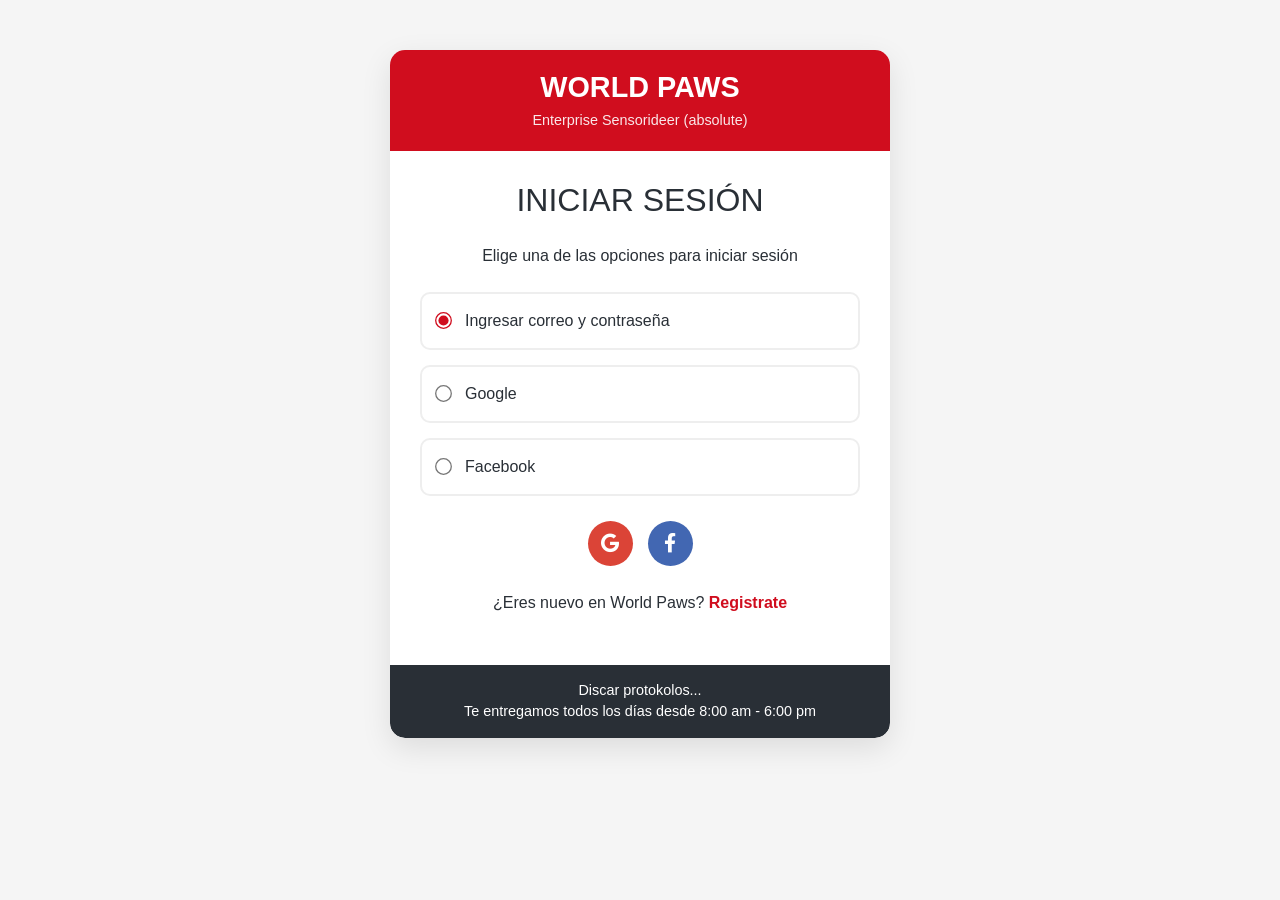
<file: login.html>
<!DOCTYPE html>
<html lang="es">
<head>
    <meta charset="UTF-8">
    <meta name="viewport" content="width=device-width, initial-scale=1.0">
    <title>World Paws - Iniciar Sesión</title>
    <!-- Bootstrap 5 CSS -->
    <link href="https://cdn.jsdelivr.net/npm/bootstrap@5.3.0-alpha1/dist/css/bootstrap.min.css" rel="stylesheet">
    <!-- Font Awesome para iconos -->
    <link rel="stylesheet" href="https://cdnjs.cloudflare.com/ajax/libs/font-awesome/6.0.0/css/all.min.css">
    <style>
        :root {
            --primary-color: #d00d1e;
            --secondary-color: #4ECDC4;
            --dark-color: #292F36;
            --light-color: #F7FFF7;
        }

        .bg-paws{
        background: #d00d1e;
    }
        
        body {
            font-family: 'Segoe UI', Tahoma, Geneva, Verdana, sans-serif;
            background-color: #f5f5f5;
            color: var(--dark-color);
        }
        
        .login-container {
            max-width: 500px;
            margin: 50px auto;
            background: white;
            border-radius: 15px;
            box-shadow: 0 10px 30px rgba(0, 0, 0, 0.1);
            overflow: hidden;
            position: relative;
        }
        
        .login-header {
            background-color: var(--primary-color);
            color: white;
            padding: 20px;
            text-align: center;
        }
        
        .login-header h1 {
            font-weight: 700;
            margin: 0;
            font-size: 1.8rem;
        }
        
        .login-header p {
            margin: 5px 0 0;
            font-size: 0.9rem;
            opacity: 0.9;
        }
        
        .login-body {
            padding: 30px;
        }
        
        .login-option {
            display: flex;
            align-items: center;
            padding: 15px;
            margin-bottom: 15px;
            border: 2px solid #eee;
            border-radius: 10px;
            cursor: pointer;
            transition: all 0.3s;
        }
        
        .login-option:hover {
            border-color: var(--primary-color);
            transform: translateY(-3px);
        }
        
        .login-option input[type="radio"] {
            margin-right: 15px;
            accent-color: var(--primary-color);
            transform: scale(1.3);
        }
        
        .login-option .option-label {
            flex-grow: 1;
            font-weight: 500;
        }
        
        .social-login {
            display: flex;
            justify-content: center;
            gap: 15px;
            margin: 25px 0;
        }
        
        .social-btn {
            width: 45px;
            height: 45px;
            border-radius: 50%;
            display: flex;
            align-items: center;
            justify-content: center;
            color: white;
            font-size: 1.2rem;
            transition: all 0.3s;
            border: none;
        }
        
        .social-btn:hover {
            transform: scale(1.1);
        }
        
        .google-btn {
            background-color: #DB4437;
        }
        
        .facebook-btn {
            background-color: #4267B2;
        }
        
        .register-link {
            text-align: center;
            margin-top: 20px;
            position: relative;
        }
        
        .register-link a {
            color: var(--primary-color);
            text-decoration: none;
            font-weight: 600;
            position: relative;
            transition: all 0.3s;
        }
        
        .register-link a:hover {
            color: var(--dark-color);
        }
        
        .register-link .tooltip {
            position: absolute;
            bottom: 100%;
            left: 50%;
            transform: translateX(-50%);
            background-color: var(--dark-color);
            color: white;
            padding: 5px 10px;
            border-radius: 5px;
            font-size: 0.8rem;
            opacity: 0;
            visibility: hidden;
            transition: all 0.3s;
            white-space: nowrap;
            margin-bottom: 10px;
        }
        
        .register-link a:hover .tooltip {
            opacity: 1;
            visibility: visible;
        }
        
        .enterprise-info {
            background-color: var(--dark-color);
            color: white;
            padding: 15px;
            text-align: center;
            font-size: 0.9rem;
            margin-top: 20px;
            border-radius: 0 0 15px 15px;
        }
        
        .enterprise-info p {
            margin: 0;
        }
        
        @media (max-width: 576px) {
            .login-container {
                margin: 20px;
            }
            
            .login-body {
                padding: 20px;
            }
        }
    </style>
</head>
<body>
    <div class="login-container">
        <div class="login-header">
            <a href="index.html" class="text-decoration-none" style="color:white"><h1>WORLD PAWS</h1></a>
            <p>Enterprise Sensorideer (absolute)</p>
        </div>
        
        <div class="login-body">
            <h2 class="text-center mb-4">INICIAR SESIÓN</h2>
            <p class="text-center mb-4">Elige una de las opciones para iniciar sesión</p>
            
            <div class="login-options">
                <label class="login-option">
                    <input type="radio" name="loginMethod" checked>
                    <span class="option-label">Ingresar correo y contraseña</span>
                </label>
                
                <label class="login-option">
                    <input type="radio" name="loginMethod">
                    <span class="option-label">Google</span>
                </label>
                
                <label class="login-option">
                    <input type="radio" name="loginMethod">
                    <span class="option-label">Facebook</span>
                </label>
            </div>
            
            <div class="social-login">
                <button class="social-btn google-btn">
                    <i class="fab fa-google"></i>
                </button>
                <button class="social-btn facebook-btn">
                    <i class="fab fa-facebook-f"></i>
                </button>
            </div>
            
            <div class="register-link">
                <span>¿Eres nuevo en World Paws?</span>
                <a href="registrar.html">
                    <strong>Registrate</strong>
                    <span class="tooltip">Iniciar sesión</span>
                </a>
            </div>
        </div>
        
        <div class="enterprise-info">
            <p>Discar protokolos...</p>
            <p>Te entregamos todos los días desde 8:00 am - 6:00 pm</p>
        </div>
    </div>

    <!-- Bootstrap 5 JS Bundle with Popper -->
    <script src="https://cdn.jsdelivr.net/npm/bootstrap@5.3.0-alpha1/dist/js/bootstrap.bundle.min.js"></script>
</body>
</html>
</file>
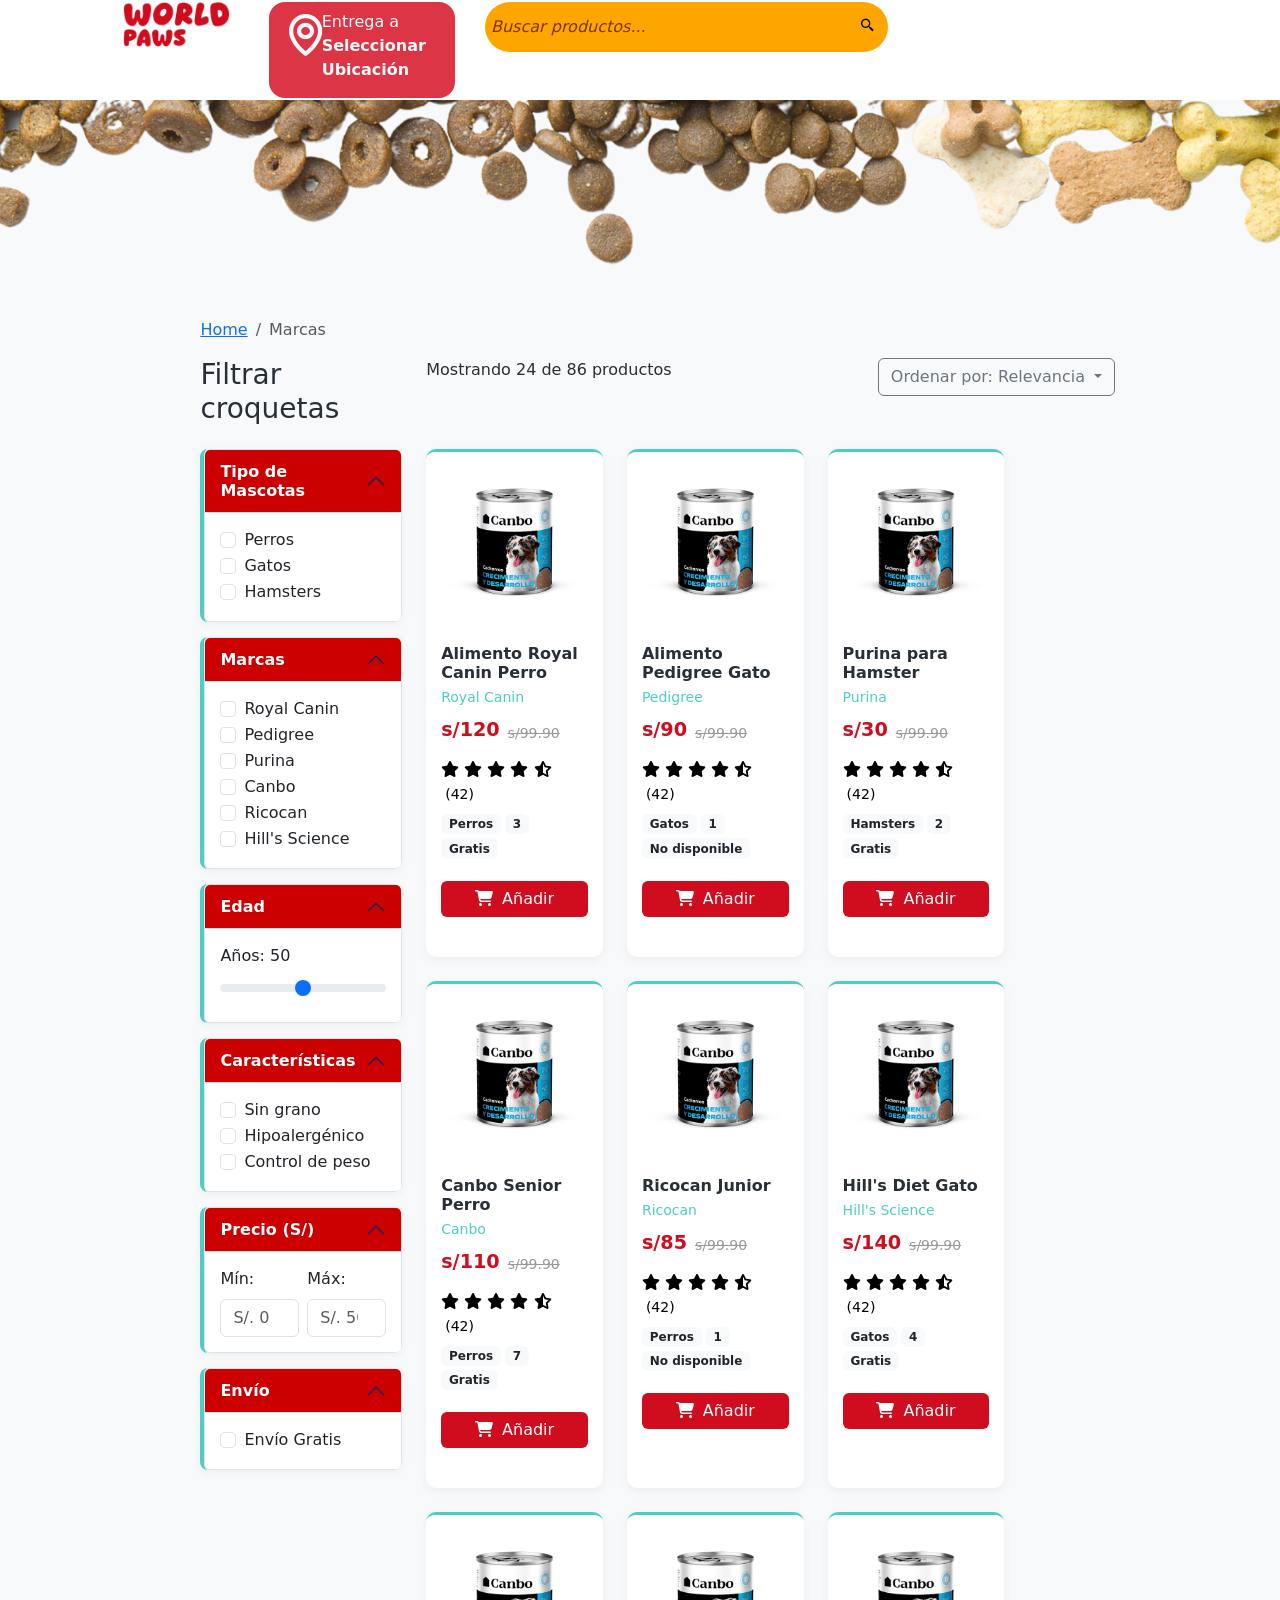
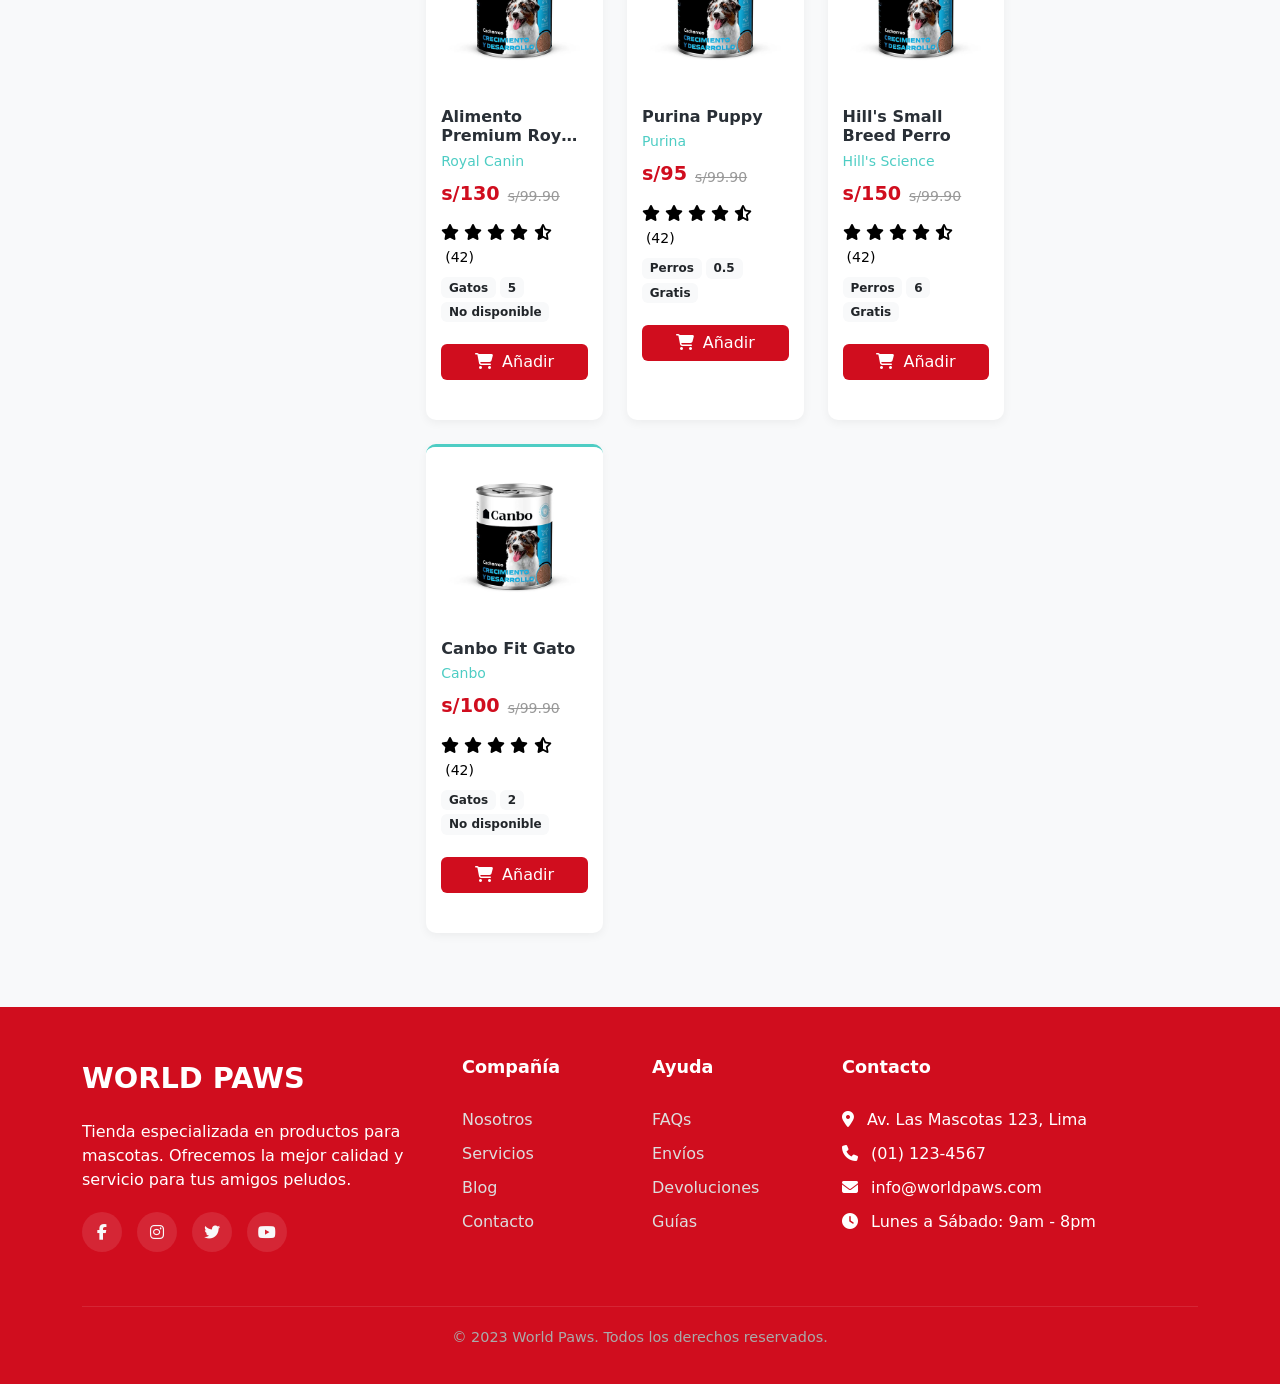
<file: marcas.html>
<!doctype html>
<html lang="en">
  <head>
    <meta charset="utf-8">
    <meta name="viewport" content="width=device-width, initial-scale=1">
    <title>Bootstrap demo</title>
    <link href="https://cdn.jsdelivr.net/npm/bootstrap@5.3.6/dist/css/bootstrap.min.css" rel="stylesheet" integrity="sha384-4Q6Gf2aSP4eDXB8Miphtr37CMZZQ5oXLH2yaXMJ2w8e2ZtHTl7GptT4jmndRuHDT" crossorigin="anonymous">
    <link rel="stylesheet" href="https://cdnjs.cloudflare.com/ajax/libs/font-awesome/6.4.0/css/all.min.css">
    <link href='https://unpkg.com/boxicons@2.1.4/css/boxicons.min.css' rel='stylesheet'>
  </head>
  <style>
    :root {
            --primary-color: #d00d1e;
            --secondary-color: #4ECDC4;
            --dark-color: #292F36;
            --light-color: #F7FFF7;
            --gray-light: #f8f9fa;
        }

        body {
            font-family: 'Segoe UI', system-ui, sans-serif;
            background-color: var(--gray-light);
            color: var(--dark-color);
        }

    .seccion-conteiner{
        width: 70%;
    }

     /* Filtros */
        .filter-section {
            background: white;
            border-radius: 8px;
            box-shadow: 0 2px 10px rgba(0,0,0,0.05);
            margin-bottom: 15px;
            overflow: hidden;
            border-left: 4px solid var(--secondary-color);
        }
        
        .filter-title {
            background-color: var(--light-color);
            font-weight: 600;
            padding: 12px 15px;
            cursor: pointer;
            display: flex;
            justify-content: space-between;
            align-items: center;
        }
        
        .filter-content {
            padding: 15px;
        }
        
        
        .form-check-input:checked {
            background-color: var(--primary-color);
            border-color: var(--primary-color);
        }

        /* Cambia el color del encabezado del acordeón */
      .accordion-button {
        background-color: var(--light-color) ; /* rojo claro */
        color: black;
      }

      /* Cambia el color del texto cuando está colapsado */
      .accordion-button:not(.collapsed) {
        background-color: #cc0000; /* rojo oscuro */
        color: white;
      }

      /* Borde del acordeón 
      .accordion-item {
        border: 1px solid #cc0000;
      }*/



      /* Productos */
        .product-card {
            background: white;
            border-radius: 10px;
            overflow: hidden;
            box-shadow: 0 3px 10px rgba(0,0,0,0.05);
            transition: all 0.3s;
            margin-bottom: 25px;
            height: 100%;
            border-top: 3px solid var(--secondary-color);
        }
        
        .product-card:hover {
            transform: translateY(-5px);
            box-shadow: 0 10px 20px rgba(255, 107, 107, 0.2);
        }
        

        .product-badge {
            position: absolute;
            top: 10px;
            right: 10px;
            background: var(--secondary-color);
            color: white;
            padding: 3px 10px;
            border-radius: 4px;
            font-size: 12px;
            font-weight: bold;
        }

        
        .product-img {
            height: 180px;
            object-fit: contain;
            background: #f9f9f9;
            padding: 20px;
        }
        
        .product-body {
            padding: 15px;
        }
        
        .product-title {
            font-weight: 600;
            font-size: 16px;
            margin-bottom: 5px;
            display: -webkit-box;
            -webkit-line-clamp: 2;
            -webkit-box-orient: vertical;
            overflow: hidden;
            color: var(--dark-color);
        }
        
        .product-brand {
            color: var(--secondary-color);
            font-size: 14px;
            margin-bottom: 8px;
            font-weight: 500;
        }
        
        .product-price {
            font-weight: 700;
            color: var(--primary-color);
            margin-bottom: 5px;
            font-size: 1.2rem;
        }
        
        .product-old-price {
            text-decoration: line-through;
            color: #999;
            font-size: 14px;
        }
        
        .btn-add-to-cart {
            background-color: var(--primary-color);
            color: white;
            border: none;
            width: 100%;
            margin-top: 10px;
        }
        
        .btn-add-to-cart:hover {
            background-color: #e05555;
        }
        .tapar-badget{
            width: 100%;
            height: 35px;
            background: var(--gray-light);
            position: absolute;
        }


        /* Estilos para el footer */
        .footer {
            background-color: #d00d1e;
            color: white;
            padding: 50px 0 20px;
            margin-top: 50px;
        }
        
        .footer-logo {
            font-size: 1.8rem;
            font-weight: 700;
            margin-bottom: 20px;
            color: white;
        }
        
        .footer-links h5 {
            font-size: 1.1rem;
            font-weight: 600;
            margin-bottom: 20px;
            position: relative;
            padding-bottom: 10px;
        }
        
        .footer-links h5::after {
            content: '';
            position: absolute;
            bottom: 0;
            left: 0;
            width: 40px;
            height: 2px;
            background-color: var(--primary-color);
        }
        
        .footer-links ul {
            list-style: none;
            padding: 0;
        }
        
        .footer-links li {
            margin-bottom: 10px;
        }
        
        .footer-links a {
            color: #ddd;
            text-decoration: none;
            transition: all 0.3s;
        }
        
        .footer-links a:hover {
            color: var(--primary-color);
            padding-left: 5px;
        }
        
        .social-icons {
            display: flex;
            gap: 15px;
            margin-top: 20px;
        }
        
        .social-icon {
            width: 40px;
            height: 40px;
            border-radius: 50%;
            background-color: rgba(255,255,255,0.1);
            display: flex;
            align-items: center;
            justify-content: center;
            transition: all 0.3s;
        }
        
        .social-icon:hover {
            background-color: var(--primary-color);
            transform: translateY(-3px);
        }
        
        .footer-bottom {
            border-top: 1px solid rgba(255,255,255,0.1);
            padding-top: 20px;
            margin-top: 30px;
            text-align: center;
            font-size: 0.9rem;
            color: #aaa;
        }
        
        @media (max-width: 768px) {
            .footer-links {
                margin-bottom: 30px;
            }
        }
        .banner-seccion{
            width: 100%;
            height: 170px;
            background: url('assets/banner-croquetas.png');
            background-repeat: no-repeat;
            background-position: center;
            margin-top: 100px;
        }


        .menu-seccion{
            width: 100%;
            background: white;
            position: fixed;
            display: flex;
            justify-content: center;
            z-index: 1;
            margin-top: -100px;
            
        }
        .menu-seccion nav{
            width: 85%;
            height: 100px;
            display: flex;
            justify-content: center;
            align-items: center;
        }
        .menu{
            width: 100%;
        }
        .buscador{
            width: 100%;
            height: 50px;
            background: orange;
            border-radius: 30px;
            display: flex;
            justify-content: center;
        }
        .bx-map{
            font-size: 50px;
        }
        .buscador input{
            width: 90%;
            border-radius: 30px;
            background: transparent;
            border: none;
            color: #78350f; /* texto más oscuro */
            font-size: 1rem;
        }
        .buscador input::placeholder{
            color: #78350f;
            font-style: italic;
            border: none;
        }

      .buscador  input[type="text"] {
            border: none;
            outline: none;
            box-shadow: none;
            }
            .buscador button{
                background: transparent;
                width: 8%;
                border-radius: 30%;
                border: none;
            }
  </style>
  <body>
    <!-- Menú --->
     <section class="menu-seccion">
        <nav>
            <div class="menu">
                <div class="row">
                    <div class="col-2">
                        <div class="col-8 mx-auto"><a class="text-decoration-none" href="index.html"><img class="img-fluid" src="assets/logo.png" alt=""></a></div>
                    </div>
                    <div class="col-2 bg-danger d-flex justify-content-center align-items-center rounded-4">
                        <div class="col-12 d-flex justify-content-center mt-2">
                            <div class="col-3 text-light"><i class='bx bx-map'></i></div>
                            <div class="col-9 text-light"><p>Entrega a<br> <span class="fw-bold">Seleccionar Ubicación</span></p></div>
                        </div>
                    </div>
                    <div class="col-5 d-flex justify-content-center">
                        <div class="col-11">
                            <div class="buscador">
                                <input  type="text" placeholder="Buscar productos...">
                                <button><i class='bx bx-search-alt-2' ></i></button>
                            </div>
                        </div>
                    </div>
                </div>
            </div>
        </nav>
     </section>
    <!-- End Menú --->




    <!-- Banner --->
    <section class="banner-seccion"></section>
    <!-- End Banner --->



    
    <section class="container-fluid d-flex justify-content-center mt-5">
        <div class="seccion-conteiner">
            <div class="row">
                <div class="col-12">
                    <nav aria-label="breadcrumb">
                        <ol class="breadcrumb">
                            <li class="breadcrumb-item"><a href="#">Home</a></li>
                            <li class="breadcrumb-item active" aria-current="page">Marcas</li>
                        </ol>
                    </nav>
                </div>
            </div>
        </div>
    </section>

    <section class="container-fluid d-flex justify-content-center">
        <div class="seccion-conteiner">
            <div class="row d-flex justify-content-center">
                <div class="col-3 d-none d-md-none d-lg-block">
                    <h3>Filtrar croquetas</h3>
                </div>
                <div class="col-12 d-block d-md-block d-lg-none">
                    <button class="btn btn-outline-primary" data-bs-toggle="offcanvas" href="#filtros" role="button" aria-controls="filtros">
                        <i class='bx bx-slider-alt'></i> Filtros
                    </button>
                </div>
                <div class="col-lg-6 text-start d-none d-md-none d-lg-block">
                    <p>Mostrando 24 de 86 productos</p>
                </div>
                <div class="col-lg-3 d-none d-md-none d-lg-block">
                    <div class="dropdown">
                        <button id="sortDropdownBtn" class="btn btn-outline-secondary dropdown-toggle" type="button" data-bs-toggle="dropdown" aria-expanded="false">
                            Ordenar por: Relevancia
                        </button>
                        <ul class="dropdown-menu" id="sortDropdownMenu">
                            <li><a class="dropdown-item" href="#" data-sort="relevancia">Relevancia</a></li>
                            <li><a class="dropdown-item" href="#" data-sort="precio-asc">Precio: Menor a Mayor</a></li>
                            <li><a class="dropdown-item" href="#" data-sort="precio-desc">Precio: Mayor a Menor</a></li>
                            <li><a class="dropdown-item" href="#" data-sort="valorados">Mejor valorados</a></li>
                            <li><a class="dropdown-item" href="#" data-sort="novedades">Novedades</a></li>
                        </ul>
                    </div>

                </div>
            </div>
        </div>
    </section>



    <section class="container-fluid d-flex justify-content-center mt-3">
        <div class="seccion-conteiner">
            <div class="row">

                <div class="col-lg-3 d-none d-md-none d-lg-block">
                    <div class="accordion filter-section" id="accordionPanelsStayOpenExample">
                        <div class="accordion-item">
                            <h2 class="accordion-header">
                            <button class="accordion-button filter-title" type="button" data-bs-toggle="collapse" data-bs-target="#panelsStayOpen-collapseOne-mascotas" aria-expanded="true" aria-controls="panelsStayOpen-collapseOne-mascotas">
                                Tipo de Mascotas
                            </button>
                            </h2>
                            <div id="panelsStayOpen-collapseOne-mascotas" class="accordion-collapse collapse show">
                            <div class="accordion-body filter-content">

                                <div class="form-check">
                                    <input class="form-check-input" type="checkbox" id="mascotaPerro">
                                    <label class="form-check-label" for="mascotaPerro">Perros</label>
                                </div>
                                <div class="form-check">
                                    <input class="form-check-input" type="checkbox" id="mascotaGato">
                                    <label class="form-check-label" for="mascotaGato">Gatos</label>
                                </div>
                                <div class="form-check">
                                    <input class="form-check-input" type="checkbox" id="mascotaHamster">
                                    <label class="form-check-label" for="mascotaHamster">Hamsters</label>
                                </div>
                            </div>
                            </div>
                        </div>
                    </div>

                    <div class="accordion filter-section" id="accordionPanelsStayOpenExample">
                        <div class="accordion-item">
                            <h2 class="accordion-header">
                            <button class="accordion-button filter-title" type="button" data-bs-toggle="collapse" data-bs-target="#panelsStayOpen-collapseOne-marcas" aria-expanded="true" aria-controls="panelsStayOpen-collapseOne-marcas">
                                Marcas
                            </button>
                            </h2>
                            <div id="panelsStayOpen-collapseOne-marcas" class="accordion-collapse collapse show">
                            <div class="accordion-body filter-content">

                                <div class="form-check">
                                    <input class="form-check-input" type="checkbox" id="marcaRoyal">
                                    <label class="form-check-label" for="marcaRoyal">Royal Canin</label>
                                </div>
                                <div class="form-check">
                                    <input class="form-check-input" type="checkbox" id="marcaPedigree">
                                    <label class="form-check-label" for="marcaPedigree">Pedigree</label>
                                </div>
                                <div class="form-check">
                                    <input class="form-check-input" type="checkbox" id="marcaPurina">
                                    <label class="form-check-label" for="marcaPurina">Purina</label>
                                </div>
                                <div class="form-check">
                                    <input class="form-check-input" type="checkbox" id="marcaCanbo">
                                    <label class="form-check-label" for="marcaCanbo">Canbo</label>
                                </div>
                                <div class="form-check">
                                    <input class="form-check-input" type="checkbox" id="marcaRicocan">
                                    <label class="form-check-label" for="marcaRicocan">Ricocan</label>
                                </div>
                                <div class="form-check">
                                    <input class="form-check-input" type="checkbox" id="marcaHills">
                                    <label class="form-check-label" for="marcaHills">Hill's Science</label>
                                </div>
                            </div>
                            </div>
                        </div>
                    </div>


                    <div class="accordion filter-section" id="accordionPanelsStayOpenExample">
                        <div class="accordion-item">
                            <h2 class="accordion-header">
                            <button class="accordion-button filter-title" type="button" data-bs-toggle="collapse" data-bs-target="#panelsStayOpen-collapseOne-edad" aria-expanded="true" aria-controls="panelsStayOpen-collapseOne-edad">
                                Edad
                            </button>
                            </h2>
                            <div id="panelsStayOpen-collapseOne-edad" class="accordion-collapse collapse show">
                            <div class="accordion-body filter-content">

                                <label for="customRange1" class="form-label">
                                    Años: <span id="rangeValue">50</span>
                                </label>
                                <input type="range" class="form-range" id="customRange1" min="0" max="100" value="50">
                            </div>
                            </div>
                        </div>
                    </div>

                    <div class="accordion filter-section" id="accordionPanelsStayOpenExample">
                        <div class="accordion-item">
                            <h2 class="accordion-header">
                            <button class="accordion-button filter-title" type="button" data-bs-toggle="collapse" data-bs-target="#panelsStayOpen-collapseOne-caracteristicas" aria-expanded="true" aria-controls="panelsStayOpen-collapseOne-edad">
                                Características
                            </button>
                            </h2>
                            <div id="panelsStayOpen-collapseOne-caracteristicas" class="accordion-collapse collapse show">
                            <div class="accordion-body filter-content">

                                <div class="form-check">
                                    <input class="form-check-input" type="checkbox" id="caracteristicaGrano">
                                    <label class="form-check-label" for="caracteristicaGrano">Sin grano</label>
                                </div>
                                <div class="form-check">
                                    <input class="form-check-input" type="checkbox" id="caracteristicaHipo">
                                    <label class="form-check-label" for="caracteristicaHipo">Hipoalergénico</label>
                                </div>
                                <div class="form-check">
                                    <input class="form-check-input" type="checkbox" id="caracteristicaPeso">
                                    <label class="form-check-label" for="caracteristicaPeso">Control de peso</label>
                                </div>
                            </div>
                            </div>
                        </div>
                    </div>


                    <div class="accordion filter-section" id="accordionPanelsStayOpenExample">
                        <div class="accordion-item">
                            <h2 class="accordion-header">
                            <button class="accordion-button filter-title" type="button" data-bs-toggle="collapse" data-bs-target="#panelsStayOpen-collapseOne-precio" aria-expanded="true" aria-controls="panelsStayOpen-collapseOne-edad">
                                Precio (S/)
                            </button>
                            </h2>
                            <div id="panelsStayOpen-collapseOne-precio" class="accordion-collapse collapse show">
                            <div class="accordion-body filter-content">

                                <div class="row g-2">
                                    <div class="col-6">
                                        <label for="precioMin" class="form-label">Mín:</label>
                                        <input type="number" class="form-control" id="precioMin" placeholder="S/. 0">
                                    </div>
                                    <div class="col-6">
                                        <label for="precioMax" class="form-label">Máx:</label>
                                        <input type="number" class="form-control" id="precioMax" placeholder="S/. 500">
                                    </div>
                                </div>
                            </div>
                            </div>
                        </div>
                    </div>


                    <div class="accordion filter-section" id="accordionPanelsStayOpenExample">
                        <div class="accordion-item">
                            <h2 class="accordion-header">
                            <button class="accordion-button filter-title" type="button" data-bs-toggle="collapse" data-bs-target="#panelsStayOpen-collapseOne-envio" aria-expanded="true" aria-controls="panelsStayOpen-collapseOne-edad">
                                Envío
                            </button>
                            </h2>
                            <div id="panelsStayOpen-collapseOne-envio" class="accordion-collapse collapse show">
                            <div class="accordion-body filter-content">

                                <div class="form-check">
                                    <input class="form-check-input" type="checkbox" name="envio" id="envioGratis">
                                    <label class="form-check-label" for="envioGratis">Envío Gratis</label>
                                </div>
                            </div>
                            </div>
                        </div>
                    </div>

                </div>


                <div class="col-11 col-lg-8">
                    <div class="row" id="productList"></div>
                </div>
            </div>
        </div>
    </section>










<div class="offcanvas offcanvas-start" tabindex="-1" id="filtros" aria-labelledby="filtrosLabel">
    <div class="offcanvas-header">
        <h5 id="filtrosLabel">Filtrar Productos</h5>
        <button type="button" class="btn-close" data-bs-dismiss="offcanvas" aria-label="Cerrar"></button>
    </div>
    <div class="offcanvas-body">
        <div class="accordion filter-section" id="accordionPanelsStayOpenExample">
                        <div class="accordion-item">
                            <h2 class="accordion-header">
                            <button class="accordion-button filter-title" type="button" data-bs-toggle="collapse" data-bs-target="#panelsStayOpen-collapseOne-mascotas" aria-expanded="true" aria-controls="panelsStayOpen-collapseOne-mascotas">
                                Tipo de Mascotas
                            </button>
                            </h2>
                            <div id="panelsStayOpen-collapseOne-mascotas" class="accordion-collapse collapse show">
                            <div class="accordion-body filter-content">

                                <div class="form-check">
                                    <input class="form-check-input" type="checkbox" id="offcanvas-mascotaPerro">
                                    <label class="form-check-label" for="offcanvas-mascotaPerro">Perros</label>
                                </div>
                                <div class="form-check">
                                    <input class="form-check-input" type="checkbox" id="offcanvas-mascotaGato">
                                    <label class="form-check-label" for="offcanvas-mascotaGato">Gatos</label>
                                </div>
                                <div class="form-check">
                                    <input class="form-check-input" type="checkbox" id="offcanvas-mascotaHamster">
                                    <label class="form-check-label" for="offcanvas-mascotaHamster">Hamsters</label>
                                </div>
                            </div>
                            </div>
                        </div>
                    </div>

                    <div class="accordion filter-section" id="accordionPanelsStayOpenExample">
                        <div class="accordion-item">
                            <h2 class="accordion-header">
                            <button class="accordion-button filter-title" type="button" data-bs-toggle="collapse" data-bs-target="#panelsStayOpen-collapseOne-marcas" aria-expanded="true" aria-controls="panelsStayOpen-collapseOne-marcas">
                                Marcas
                            </button>
                            </h2>
                            <div id="panelsStayOpen-collapseOne-marcas" class="accordion-collapse collapse show">
                            <div class="accordion-body filter-content">

                                <div class="form-check">
                                    <input class="form-check-input" type="checkbox" id="offcanvas-marcaRoyal">
                                    <label class="form-check-label" for="offcanvas-marcaRoyal">Royal Canin</label>
                                </div>
                                <div class="form-check">
                                    <input class="form-check-input" type="checkbox" id="offcanvas-marcaPedigree">
                                    <label class="form-check-label" for="offcanvas-marcaPedigree">Pedigree</label>
                                </div>
                                <div class="form-check">
                                    <input class="form-check-input" type="checkbox" id="offcanvas-marcaPurina">
                                    <label class="form-check-label" for="offcanvas-marcaPurina">Purina</label>
                                </div>
                                <div class="form-check">
                                    <input class="form-check-input" type="checkbox" id="offcanvas-marcaCanbo">
                                    <label class="form-check-label" for="offcanvas-marcaCanbo">Canbo</label>
                                </div>
                                <div class="form-check">
                                    <input class="form-check-input" type="checkbox" id="offcanvas-marcaRicocan">
                                    <label class="form-check-label" for="offcanvas-marcaRicocan">Ricocan</label>
                                </div>
                                <div class="form-check">
                                    <input class="form-check-input" type="checkbox" id="offcanvas-marcaHills">
                                    <label class="form-check-label" for="offcanvas-marcaHills">Hill's Science</label>
                                </div>
                            </div>
                            </div>
                        </div>
                    </div>


                    <div class="accordion filter-section" id="accordionPanelsStayOpenExample">
                        <div class="accordion-item">
                            <h2 class="accordion-header">
                            <button class="accordion-button filter-title" type="button" data-bs-toggle="collapse" data-bs-target="#panelsStayOpen-collapseOne-edad" aria-expanded="true" aria-controls="panelsStayOpen-collapseOne-edad">
                                Edad
                            </button>
                            </h2>
                            <div id="panelsStayOpen-collapseOne-edad" class="accordion-collapse collapse show">
                            <div class="accordion-body filter-content">

                                <label for="offcanvas-customRange1" class="form-label">
                                    Años: <span id="offcanvas-rangeValue">50</span>
                                </label>
                                <input type="range" class="form-range" id="offcanvas-customRange1" min="0" max="100" value="50">
                            </div>
                            </div>
                        </div>
                    </div>

                    <div class="accordion filter-section" id="accordionPanelsStayOpenExample">
                        <div class="accordion-item">
                            <h2 class="accordion-header">
                            <button class="accordion-button filter-title" type="button" data-bs-toggle="collapse" data-bs-target="#panelsStayOpen-collapseOne-caracteristicas" aria-expanded="true" aria-controls="panelsStayOpen-collapseOne-edad">
                                Características
                            </button>
                            </h2>
                            <div id="panelsStayOpen-collapseOne-caracteristicas" class="accordion-collapse collapse show">
                            <div class="accordion-body filter-content">

                                <div class="form-check">
                                    <input class="form-check-input" type="checkbox" id="offcanvas-caracteristicaGrano">
                                    <label class="form-check-label" for="offcanvas-caracteristicaGrano">Sin grano</label>
                                </div>
                                <div class="form-check">
                                    <input class="form-check-input" type="checkbox" id="offcanvas-caracteristicaHipo">
                                    <label class="form-check-label" for="offcanvas-caracteristicaHipo">Hipoalergénico</label>
                                </div>
                                <div class="form-check">
                                    <input class="form-check-input" type="checkbox" id="offcanvas-caracteristicaPeso">
                                    <label class="form-check-label" for="offcanvas-caracteristicaPeso">Control de peso</label>
                                </div>
                            </div>
                            </div>
                        </div>
                    </div>


                    <div class="accordion filter-section" id="accordionPanelsStayOpenExample">
                        <div class="accordion-item">
                            <h2 class="accordion-header">
                            <button class="accordion-button filter-title" type="button" data-bs-toggle="collapse" data-bs-target="#panelsStayOpen-collapseOne-precio" aria-expanded="true" aria-controls="panelsStayOpen-collapseOne-edad">
                                Precio (S/)
                            </button>
                            </h2>
                            <div id="panelsStayOpen-collapseOne-precio" class="accordion-collapse collapse show">
                            <div class="accordion-body filter-content">

                                <div class="row g-2">
                                    <div class="col-6">
                                        <label for="offcanvas-precioMin" class="form-label">Mín:</label>
                                        <input type="number" class="form-control" id="offcanvas-precioMin" placeholder="S/. 0">
                                    </div>
                                    <div class="col-6">
                                        <label for="offcanvas-precioMax" class="form-label">Máx:</label>
                                        <input type="number" class="form-control" id="offcanvas-precioMax" placeholder="S/. 500">
                                    </div>
                                </div>
                            </div>
                            </div>
                        </div>
                    </div>


                    <div class="accordion filter-section" id="accordionPanelsStayOpenExample">
                        <div class="accordion-item">
                            <h2 class="accordion-header">
                            <button class="accordion-button filter-title" type="button" data-bs-toggle="collapse" data-bs-target="#panelsStayOpen-collapseOne-envio" aria-expanded="true" aria-controls="panelsStayOpen-collapseOne-edad">
                                Envío
                            </button>
                            </h2>
                            <div id="panelsStayOpen-collapseOne-envio" class="accordion-collapse collapse show">
                            <div class="accordion-body filter-content">

                                <div class="form-check">
                                    <input class="form-check-input" type="checkbox" name="envio" id="offcanvas-envioGratis">
                                    <label class="form-check-label" for="offcanvas-envioGratis">Envío Gratis</label>
                                </div>
                            </div>
                            </div>
                        </div>
                    </div>
    </div>
</div>

<!-- Footer -->
    <footer class="footer">
        <div class="container">
            <div class="row">
                <div class="col-lg-4 mb-4">
                    <div class="footer-logo">WORLD PAWS</div>
                    <p>Tienda especializada en productos para mascotas. Ofrecemos la mejor calidad y servicio para tus amigos peludos.</p>
                    <div class="social-icons">
                        <a href="#" class="social-icon text-decoration-none text-light"><i class="fab fa-facebook-f"></i></a>
                        <a href="#" class="social-icon text-decoration-none text-light"><i class="fab fa-instagram"></i></a>
                        <a href="#" class="social-icon text-decoration-none text-light"><i class="fab fa-twitter"></i></a>
                        <a href="#" class="social-icon text-decoration-none text-light"><i class="fab fa-youtube"></i></a>
                    </div>
                </div>
                
                <div class="col-lg-2 col-md-4 mb-4">
                    <div class="footer-links">
                        <h5>Compañía</h5>
                        <ul>
                            <li><a href="#">Nosotros</a></li>
                            <li><a href="#">Servicios</a></li>
                            <li><a href="#">Blog</a></li>
                            <li><a href="#">Contacto</a></li>
                        </ul>
                    </div>
                </div>
                
                <div class="col-lg-2 col-md-4 mb-4">
                    <div class="footer-links">
                        <h5>Ayuda</h5>
                        <ul>
                            <li><a href="#">FAQs</a></li>
                            <li><a href="#">Envíos</a></li>
                            <li><a href="#">Devoluciones</a></li>
                            <li><a href="#">Guías</a></li>
                        </ul>
                    </div>
                </div>
                
                <div class="col-lg-4 col-md-4 mb-4">
                    <div class="footer-links">
                        <h5>Contacto</h5>
                        <ul>
                            <li><i class="fas fa-map-marker-alt me-2"></i> Av. Las Mascotas 123, Lima</li>
                            <li><i class="fas fa-phone me-2"></i> (01) 123-4567</li>
                            <li><i class="fas fa-envelope me-2"></i> info@worldpaws.com</li>
                            <li><i class="fas fa-clock me-2"></i> Lunes a Sábado: 9am - 8pm</li>
                        </ul>
                    </div>
                </div>
            </div>
            
            <div class="footer-bottom">
                <p>&copy; 2023 World Paws. Todos los derechos reservados.</p>
            </div>
        </div>
    </footer>
    <script src="filter-reponsiva.js"></script>
    <script src="https://cdn.jsdelivr.net/npm/bootstrap@5.3.6/dist/js/bootstrap.bundle.min.js" integrity="sha384-j1CDi7MgGQ12Z7Qab0qlWQ/Qqz24Gc6BM0thvEMVjHnfYGF0rmFCozFSxQBxwHKO" crossorigin="anonymous"></script>
    
  </body>
</html>
</file>
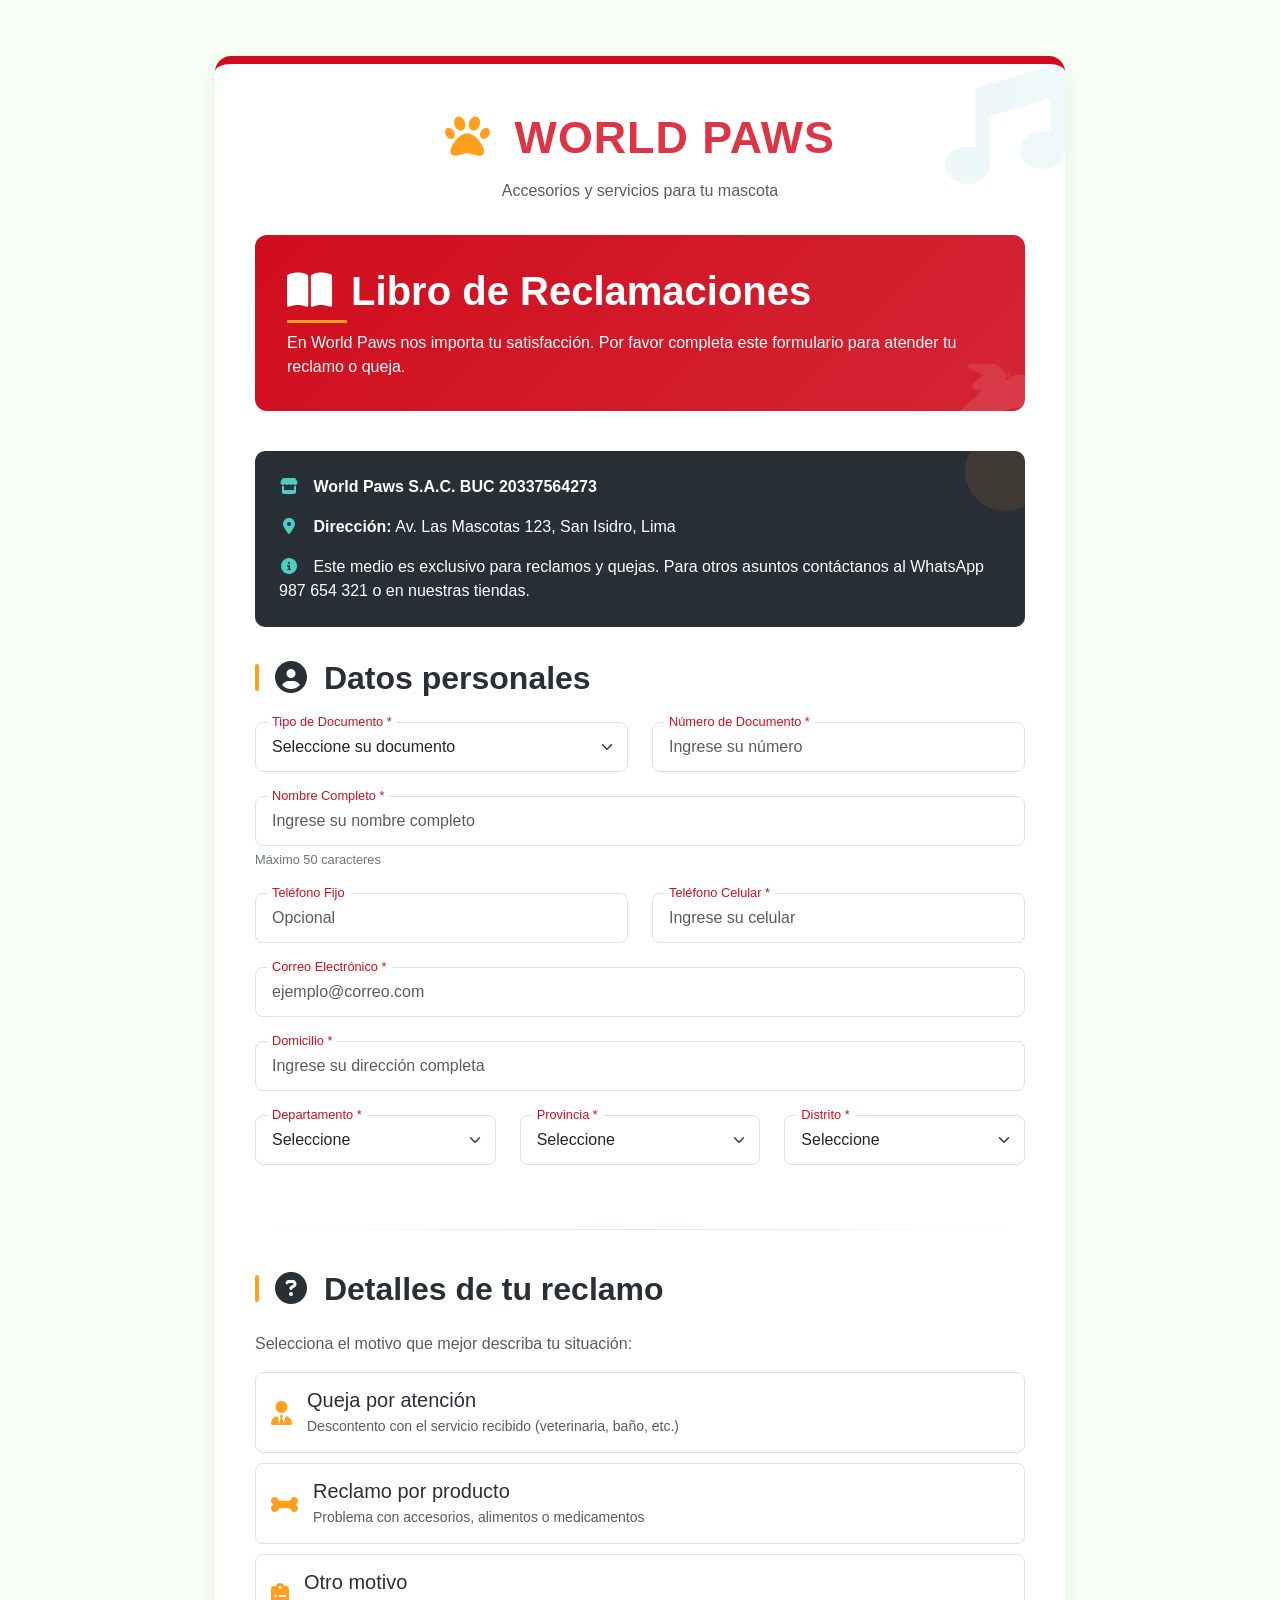
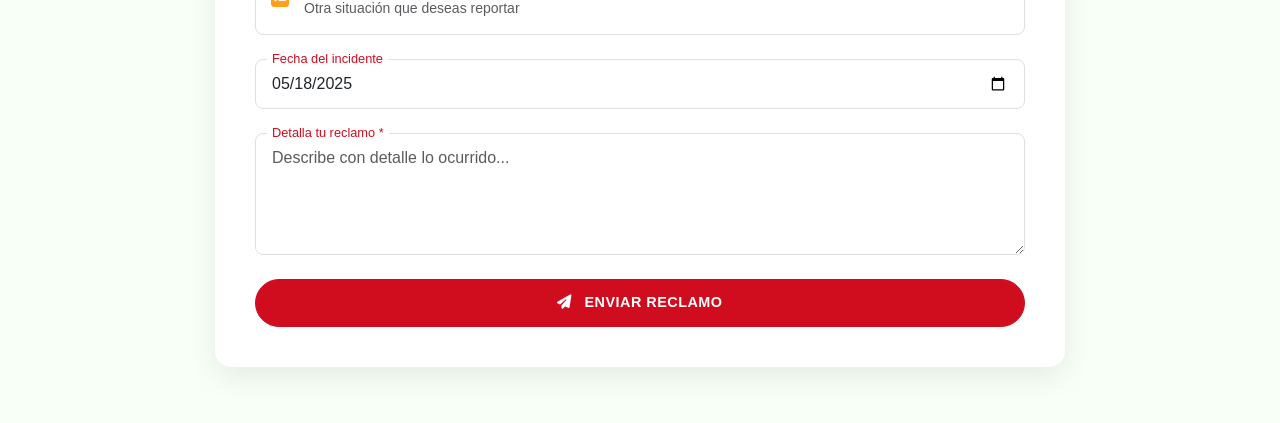
<file: reclamo.html>
<!DOCTYPE html>
<html lang="es">
<head>
    <meta charset="UTF-8">
    <meta name="viewport" content="width=device-width, initial-scale=1.0">
    <title>Libro de Reclamaciones - World Paws</title>
    <link href="https://cdn.jsdelivr.net/npm/bootstrap@5.3.0/dist/css/bootstrap.min.css" rel="stylesheet">
    <link rel="stylesheet" href="https://cdnjs.cloudflare.com/ajax/libs/font-awesome/6.4.0/css/all.min.css">
    <style>
        :root {
            --primary-color: #d00d1e;
            --secondary-color: #4ECDC4;
            --dark-color: #292F36;
            --light-color: #F7FFF7;
            --gray-light: #f8f9fa;
            --pet-accent: #FF9F1C;
        }
        
        body {
            background-color: var(--light-color);
            font-family: 'Poppins', sans-serif;
            color: var(--dark-color);
        }
        
        @import url('https://fonts.googleapis.com/css2?family=Poppins:wght@300;400;500;600;700&display=swap');
        
        .required-field::after {
            content: " *";
            color: var(--primary-color);
        }
        
        .form-container {
            max-width: 850px;
            margin: 2rem auto;
            padding: 2.5rem;
            background: white;
            border-radius: 16px;
            box-shadow: 0 10px 30px rgba(0,0,0,0.08);
            border-top: 8px solid var(--primary-color);
            position: relative;
            overflow: hidden;
        }
        
        .form-container::before {
            content: "";
            position: absolute;
            top: 0;
            right: 0;
            width: 120px;
            height: 120px;
            background: url('data:image/svg+xml;utf8,<svg xmlns="http://www.w3.org/2000/svg" viewBox="0 0 512 512"><path fill="%234ECDC4" d="M499.1 6.3c8.1 6 12.9 15.6 12.9 25.7v72V368c0 44.2-43 80-96 80s-96-35.8-96-80s43-80 96-80c11.2 0 22 1.6 32 4.6V147L192 223.8V432c0 44.2-43 80-96 80s-96-35.8-96-80s43-80 96-80c11.2 0 22 1.6 32 4.6V200 128c0-14.1 9.3-26.6 22.8-30.7l320-96c9.7-2.9 19.9 0 26.7 7.7z"/></svg>') no-repeat;
            opacity: 0.1;
        }
        
        .header-section {
            background: linear-gradient(135deg, var(--primary-color) 0%, rgba(208,13,30,0.9) 100%);
            color: white;
            padding: 2rem;
            border-radius: 12px;
            margin-bottom: 2.5rem;
            position: relative;
            overflow: hidden;
        }
        
        .header-section::after {
            content: "";
            position: absolute;
            bottom: -30px;
            right: -30px;
            width: 100px;
            height: 100px;
            background: url('data:image/svg+xml;utf8,<svg xmlns="http://www.w3.org/2000/svg" viewBox="0 0 576 512"><path fill="white" opacity="0.1" d="M309.5 219.2c-1.3-3.2-22.1-55.9-71.2-83.3-6.1-3.4-12.8-5.2-19.6-5.2H96c-7.5 0-14.3 4.6-17 11.6-2.6 6.9-1.1 14.7 3.9 20.2L166.4 192l-63.5 54.5c-5 5.3-6.5 13.1-3.9 20.2 2.6 7 9.4 11.6 17 11.6h122.5c9.8 0 18.5-4.8 24-12.1 20.2-26.8 53.3-90.4 63.7-110.3 1.6-3.1 1.3-6.8-.5-9.7zM568.2 336.3c13.1-17.9 9.3-42.8-8.6-55.9-12.9-9.4-29.2-11.9-44.5-7.5l-61.3 20.4-30.4-75.9C411.5 198.6 390.7 192 368 192c-27.1 0-50.4 12.9-61.8 32.5-81.2 0-151.1 38.9-182.2 98.2C49.5 363.5 0 448 0 448c58.5 28.3 125.4 32.5 181.3 16.3 6.4-1.8 11.8-4.6 16.3-8.2 0 0 .1-.1 .1-.1C242.4 416.1 300.2 384 368 384c6.3 0 12.5 .3 18.6 1 1.6-4.8 5.3-8.9 10.1-10.6 14.1-4.9 29.5-1.9 39.9 8.1l42.7 41.6c7.4 7.2 18.4 8.9 27.5 4.3C534.9 431.7 576 372.9 576 372.9c-10.6-23.1-23.8-45.5-38.1-66.1l-.4 29.5z"/></svg>') no-repeat;
        }
        
        h1 {
            color: white;
            font-weight: 700;
            margin-bottom: 1rem;
            position: relative;
            display: inline-block;
        }
        
        h1::after {
            content: '';
            position: absolute;
            bottom: -8px;
            left: 0;
            width: 60px;
            height: 3px;
            background-color: var(--pet-accent);
        }
        
        h2, h3 {
            color: var(--dark-color);
            font-weight: 600;
        }
        
        .btn-primary {
            background-color: var(--primary-color);
            border-color: var(--primary-color);
            padding: 12px 24px;
            font-weight: 600;
            border-radius: 50px;
            transition: all 0.3s;
            letter-spacing: 0.5px;
            text-transform: uppercase;
            font-size: 0.9rem;
        }
        
        .btn-primary:hover {
            background-color: #b00c1a;
            border-color: #b00c1a;
            transform: translateY(-3px);
            box-shadow: 0 5px 15px rgba(208,13,30,0.3);
        }
        
        .form-control, .form-select {
            border-radius: 8px;
            padding: 12px 16px;
            border: 1px solid #e0e0e0;
            transition: all 0.3s;
        }
        
        .form-control:focus, .form-select:focus {
            border-color: var(--secondary-color);
            box-shadow: 0 0 0 3px rgba(78, 205, 196, 0.2);
        }
        
        .form-text {
            font-size: 0.8rem;
            color: #6c757d;
        }
        
        hr.divider {
            border: none;
            height: 1px;
            background: linear-gradient(90deg, transparent 0%, var(--secondary-color) 50%, transparent 100%);
            margin: 2.5rem 0;
            opacity: 0.3;
        }
        
        .contact-info {
            background-color: var(--dark-color);
            color: white;
            padding: 1.5rem;
            border-radius: 10px;
            margin-bottom: 2rem;
            position: relative;
            overflow: hidden;
        }
        
        .contact-info::before {
            content: "";
            position: absolute;
            top: -20px;
            right: -20px;
            width: 80px;
            height: 80px;
            background-color: var(--pet-accent);
            opacity: 0.1;
            border-radius: 50%;
        }
        
        .contact-info i {
            color: var(--secondary-color);
            margin-right: 10px;
            width: 20px;
            text-align: center;
        }
        
        .logo-container {
            text-align: center;
            margin-bottom: 2rem;
        }
        
        .logo {
            max-height: 80px;
            filter: drop-shadow(0 2px 4px rgba(0,0,0,0.1));
        }
        
        .pet-icon {
            color: var(--pet-accent);
            margin-right: 10px;
        }
        
        .section-title {
            position: relative;
            padding-left: 20px;
            margin-bottom: 1.5rem;
        }
        
        .section-title::before {
            content: "";
            position: absolute;
            left: 0;
            top: 5px;
            height: 70%;
            width: 4px;
            background-color: var(--pet-accent);
            border-radius: 4px;
        }
        
        .floating-label {
            position: relative;
            margin-bottom: 1.5rem;
        }
        
        .floating-label label {
            position: absolute;
            top: -10px;
            left: 12px;
            padding: 0 5px;
            background: white;
            font-size: 0.8rem;
            color: var(--primary-color);
            font-weight: 500;
        }
        
        .motivo-option {
            display: flex;
            align-items: center;
            padding: 15px;
            border-radius: 8px;
            margin-bottom: 10px;
            cursor: pointer;
            transition: all 0.3s;
            border: 1px solid #e0e0e0;
        }
        
        .motivo-option:hover {
            border-color: var(--secondary-color);
            background-color: rgba(78, 205, 196, 0.05);
        }
        
        .motivo-option i {
            font-size: 1.5rem;
            margin-right: 15px;
            color: var(--pet-accent);
        }
        
        .motivo-option.active {
            border-color: var(--primary-color);
            background-color: rgba(208,13,30,0.05);
        }
        
        @media (max-width: 768px) {
            .form-container {
                padding: 1.5rem;
                border-radius: 0;
            }
            
            .header-section {
                padding: 1.5rem;
            }
        }
    </style>
</head>
<body>
    <div class="container py-4">
        <div class="form-container">
            <div class="logo-container">
                <div style="font-size: 2.8rem; color: var(--primary-color); font-weight: 800; letter-spacing: 1px;">
                    <a class="text-decoration-none text-danger" href="index.html">
                    <i class="fas fa-paw pet-icon"></i> WORLD PAWS
                        </a>
                </div>
                <p class="text-muted mt-2">Accesorios y servicios para tu mascota</p>
            </div>
            
            <div class="header-section">
                <h1><i class="fas fa-book-open me-2"></i> Libro de Reclamaciones</h1>
                <p class="mb-0">En World Paws nos importa tu satisfacción. Por favor completa este formulario para atender tu reclamo o queja.</p>
            </div>
            
            <div class="contact-info">
                <p><i class="fas fa-store"></i> <strong>World Paws S.A.C. BUC 20337564273</strong></p>
                <p><i class="fas fa-map-marker-alt"></i> <strong>Dirección:</strong> Av. Las Mascotas 123, San Isidro, Lima</p>
                <p class="mb-0"><i class="fas fa-info-circle"></i> Este medio es exclusivo para reclamos y quejas. Para otros asuntos contáctanos al WhatsApp 987 654 321 o en nuestras tiendas.</p>
            </div>

            <h2 class="section-title"><i class="fas fa-user-circle me-2"></i> Datos personales</h2>
            
            <form>
                <div class="row">
                    <div class="col-md-6">
                        <div class="floating-label">
                            <label for="tipoDocumento" class="required-field">Tipo de Documento</label>
                            <select class="form-select" id="tipoDocumento" required>
                                <option selected disabled value="">Seleccione su documento</option>
                                <option value="dni">DNI</option>
                                <option value="ce">Carnet de Extranjería</option>
                                <option value="pasaporte">Pasaporte</option>
                                <option value="ruc">RUC</option>
                            </select>
                        </div>
                    </div>
                    <div class="col-md-6">
                        <div class="floating-label">
                            <label for="numeroDocumento" class="required-field">Número de Documento</label>
                            <input type="text" class="form-control" id="numeroDocumento" placeholder="Ingrese su número" required>
                        </div>
                    </div>
                </div>

                <div class="floating-label">
                    <label for="nombreCliente" class="required-field">Nombre Completo</label>
                    <input type="text" class="form-control" id="nombreCliente" placeholder="Ingrese su nombre completo" required>
                    <div class="form-text">Máximo 50 caracteres</div>
                </div>

                <div class="row">
                    <div class="col-md-6">
                        <div class="floating-label">
                            <label for="telefonoFijo">Teléfono Fijo</label>
                            <input type="tel" class="form-control" id="telefonoFijo" placeholder="Opcional">
                        </div>
                    </div>
                    <div class="col-md-6">
                        <div class="floating-label">
                            <label for="telefonoCelular" class="required-field">Teléfono Celular</label>
                            <input type="tel" class="form-control" id="telefonoCelular" placeholder="Ingrese su celular" required>
                        </div>
                    </div>
                </div>

                <div class="floating-label">
                    <label for="correoElectronico" class="required-field">Correo Electrónico</label>
                    <input type="email" class="form-control" id="correoElectronico" placeholder="ejemplo@correo.com" required>
                </div>

                <div class="floating-label">
                    <label for="domicilio" class="required-field">Domicilio</label>
                    <input type="text" class="form-control" id="domicilio" placeholder="Ingrese su dirección completa" required>
                </div>

                <div class="row">
                    <div class="col-md-4">
                        <div class="floating-label">
                            <label for="departamento" class="required-field">Departamento</label>
                            <select class="form-select" id="departamento" required>
                                <option selected disabled value="">Seleccione</option>
                                <option value="lima">Lima</option>
                                <option value="arequipa">Arequipa</option>
                                <option value="cuzco">Cuzco</option>
                            </select>
                        </div>
                    </div>
                    <div class="col-md-4">
                        <div class="floating-label">
                            <label for="provincia" class="required-field">Provincia</label>
                            <select class="form-select" id="provincia" required>
                                <option selected disabled value="">Seleccione</option>
                            </select>
                        </div>
                    </div>
                    <div class="col-md-4">
                        <div class="floating-label">
                            <label for="distrito" class="required-field">Distrito</label>
                            <select class="form-select" id="distrito" required>
                                <option selected disabled value="">Seleccione</option>
                            </select>
                        </div>
                    </div>
                </div>

                <hr class="divider">

                <h2 class="section-title"><i class="fas fa-question-circle me-2"></i> Detalles de tu reclamo</h2>
                
                <div class="mb-4">
                    <p class="text-muted mb-3">Selecciona el motivo que mejor describa tu situación:</p>
                    
                    <div class="motivo-option">
                        <i class="fas fa-user-tie"></i>
                        <div>
                            <h5 class="mb-1">Queja por atención</h5>
                            <p class="mb-0 small text-muted">Descontento con el servicio recibido (veterinaria, baño, etc.)</p>
                        </div>
                    </div>
                    
                    <div class="motivo-option">
                        <i class="fas fa-bone"></i>
                        <div>
                            <h5 class="mb-1">Reclamo por producto</h5>
                            <p class="mb-0 small text-muted">Problema con accesorios, alimentos o medicamentos</p>
                        </div>
                    </div>
                    
                    <div class="motivo-option">
                        <i class="fas fa-clipboard-list"></i>
                        <div>
                            <h5 class="mb-1">Otro motivo</h5>
                            <p class="mb-0 small text-muted">Otra situación que deseas reportar</p>
                        </div>
                    </div>

                    <div class="floating-label mt-4">
                        <label for="fechaIncidente">Fecha del incidente</label>
                        <input type="date" class="form-control" id="fechaIncidente" value="2025-05-18">
                    </div>
                    
                    <div class="floating-label mt-3">
                        <label for="detalleReclamo" class="required-field">Detalla tu reclamo</label>
                        <textarea class="form-control" id="detalleReclamo" rows="4" placeholder="Describe con detalle lo ocurrido..." required></textarea>
                    </div>
                </div>

                <div class="d-grid gap-2 mt-4">
                    <button type="submit" class="btn btn-primary">
                        <i class="fas fa-paper-plane me-2"></i> ENVIAR RECLAMO
                    </button>
                </div>
            </form>
        </div>
    </div>

    <script src="https://cdn.jsdelivr.net/npm/bootstrap@5.3.0/dist/js/bootstrap.bundle.min.js"></script>
    <script>
        // Efecto para las opciones de motivo
        document.querySelectorAll('.motivo-option').forEach(option => {
            option.addEventListener('click', function() {
                document.querySelectorAll('.motivo-option').forEach(opt => {
                    opt.classList.remove('active');
                });
                this.classList.add('active');
            });
        });
        
        // Lógica para departamentos/provincias/distritos
        document.getElementById('departamento').addEventListener('change', function() {
            // Implementar lógica según necesidad
        });
    </script>
</body>
</html>
</file>
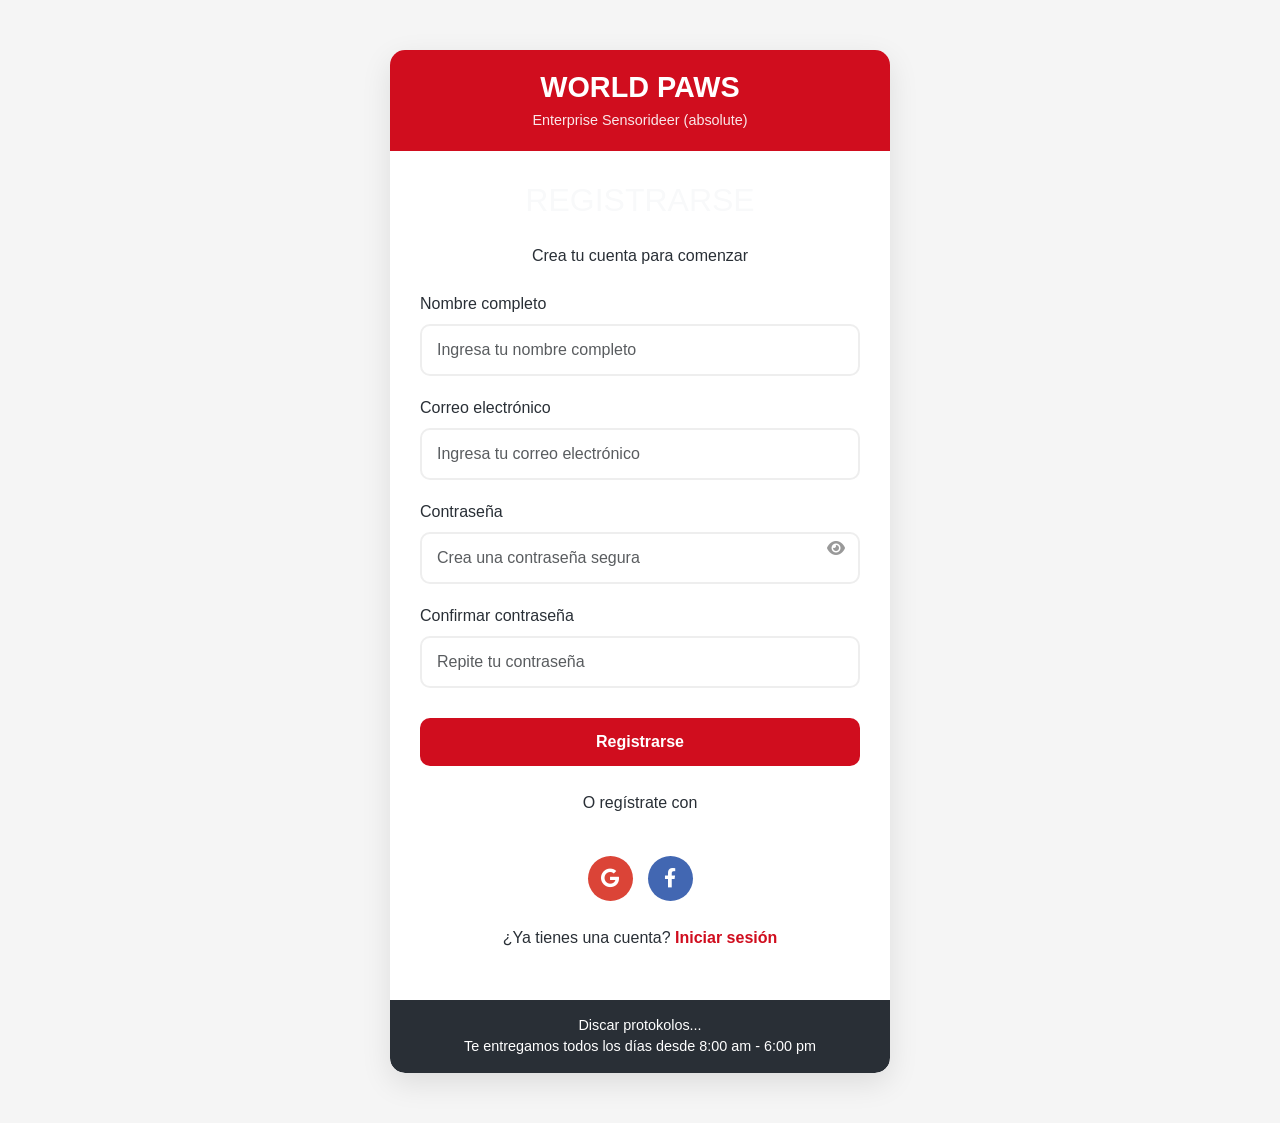
<file: registrar.html>
<!DOCTYPE html>
<html lang="es">
<head>
    <meta charset="UTF-8">
    <meta name="viewport" content="width=device-width, initial-scale=1.0">
    <title>World Paws - Registro</title>
    <!-- Bootstrap 5 CSS -->
    <link href="https://cdn.jsdelivr.net/npm/bootstrap@5.3.0-alpha1/dist/css/bootstrap.min.css" rel="stylesheet">
    <!-- Font Awesome para iconos -->
    <link rel="stylesheet" href="https://cdnjs.cloudflare.com/ajax/libs/font-awesome/6.0.0/css/all.min.css">
    <style>
        :root {
            --primary-color: #d00d1e;
            --secondary-color: #4ECDC4;
            --dark-color: #292F36;
            --light-color: #F7FFF7;
        }
        
        body {
            font-family: 'Segoe UI', Tahoma, Geneva, Verdana, sans-serif;
            background-color: #f5f5f5;
            color: var(--dark-color);
        }
        
        .register-container {
            max-width: 500px;
            margin: 50px auto;
            background: white;
            border-radius: 15px;
            box-shadow: 0 10px 30px rgba(0, 0, 0, 0.1);
            overflow: hidden;
            position: relative;
        }
        
        .register-header {
            background-color: var(--primary-color);
            color: white;
            padding: 20px;
            text-align: center;
        }
        
        .register-header h1 {
            font-weight: 700;
            margin: 0;
            font-size: 1.8rem;
        }
        
        .register-header p {
            margin: 5px 0 0;
            font-size: 0.9rem;
            opacity: 0.9;
        }
        
        .register-body {
            padding: 30px;
        }
        
        .form-group {
            margin-bottom: 20px;
            position: relative;
        }
        
        .form-control {
            border: 2px solid #eee;
            border-radius: 10px;
            padding: 12px 15px;
            transition: all 0.3s;
        }
        
        .form-control:focus {
            border-color: var(--primary-color);
            box-shadow: 0 0 0 0.25rem rgba(255, 107, 107, 0.25);
        }
        
        .form-label {
            font-weight: 500;
            margin-bottom: 8px;
            display: block;
        }
        
        .register-btn {
            background-color: var(--primary-color);
            color: white;
            border: none;
            padding: 12px;
            border-radius: 10px;
            font-weight: 600;
            width: 100%;
            transition: all 0.3s;
            margin-top: 10px;
        }
        
        .register-btn:hover {
            background-color: #e05555;
            transform: translateY(-2px);
        }
        
        .social-register {
            display: flex;
            justify-content: center;
            gap: 15px;
            margin: 25px 0;
        }
        
        .social-btn {
            width: 45px;
            height: 45px;
            border-radius: 50%;
            display: flex;
            align-items: center;
            justify-content: center;
            color: white;
            font-size: 1.2rem;
            transition: all 0.3s;
            border: none;
        }
        
        .social-btn:hover {
            transform: scale(1.1);
        }
        
        .google-btn {
            background-color: #DB4437;
        }
        
        .facebook-btn {
            background-color: #4267B2;
        }
        
        .login-link {
            text-align: center;
            margin-top: 20px;
            position: relative;
        }
        
        .login-link a {
            color: var(--primary-color);
            text-decoration: none;
            font-weight: 600;
            position: relative;
            transition: all 0.3s;
        }
        
        .login-link a:hover {
            color: var(--dark-color);
        }
        
        .login-link .tooltip {
            position: absolute;
            bottom: 100%;
            left: 50%;
            transform: translateX(-50%);
            background-color: var(--dark-color);
            color: white;
            padding: 5px 10px;
            border-radius: 5px;
            font-size: 0.8rem;
            opacity: 0;
            visibility: hidden;
            transition: all 0.3s;
            white-space: nowrap;
            margin-bottom: 10px;
        }
        
        .login-link a:hover .tooltip {
            opacity: 1;
            visibility: visible;
        }
        
        .enterprise-info {
            background-color: var(--dark-color);
            color: white;
            padding: 15px;
            text-align: center;
            font-size: 0.9rem;
            margin-top: 20px;
            border-radius: 0 0 15px 15px;
        }
        
        .enterprise-info p {
            margin: 0;
        }
        
        .password-toggle {
            position: absolute;
            right: 15px;
            top: 40px;
            cursor: pointer;
            color: #999;
        }
        
        @media (max-width: 576px) {
            .register-container {
                margin: 20px;
            }
            
            .register-body {
                padding: 20px;
            }
        }
    </style>
</head>
<body>
    <div class="register-container">
        <div class="register-header">
            <h1>WORLD PAWS</h1>
            <p>Enterprise Sensorideer (absolute)</p>
        </div>
        
        <div class="register-body">
            <a href="index.html" class="text-decoration-none text-light"><h2 class="text-center mb-4">REGISTRARSE</h2></a>
            <p class="text-center mb-4">Crea tu cuenta para comenzar</p>
            
            <form>
                <div class="form-group">
                    <label for="name" class="form-label">Nombre completo</label>
                    <input type="text" class="form-control" id="name" placeholder="Ingresa tu nombre completo" required>
                </div>
                
                <div class="form-group">
                    <label for="email" class="form-label">Correo electrónico</label>
                    <input type="email" class="form-control" id="email" placeholder="Ingresa tu correo electrónico" required>
                </div>
                
                <div class="form-group">
                    <label for="password" class="form-label">Contraseña</label>
                    <input type="password" class="form-control" id="password" placeholder="Crea una contraseña segura" required>
                    <i class="fas fa-eye password-toggle" id="togglePassword"></i>
                </div>
                
                <div class="form-group">
                    <label for="confirm-password" class="form-label">Confirmar contraseña</label>
                    <input type="password" class="form-control" id="confirm-password" placeholder="Repite tu contraseña" required>
                </div>
                
                <button type="submit" class="register-btn">Registrarse</button>
            </form>
            
            <div class="social-register">
                <p class="text-center w-100">O regístrate con</p>
            </div>
            
            <div class="social-register">
                <button class="social-btn google-btn">
                    <i class="fab fa-google"></i>
                </button>
                <button class="social-btn facebook-btn">
                    <i class="fab fa-facebook-f"></i>
                </button>
            </div>
            
            <div class="login-link">
                <span>¿Ya tienes una cuenta?</span>
                <a href="login.html">
                    <strong>Iniciar sesión</strong>
                    <span class="tooltip">Registrarse</span>
                </a>
            </div>
        </div>
        
        <div class="enterprise-info">
            <p>Discar protokolos...</p>
            <p>Te entregamos todos los días desde 8:00 am - 6:00 pm</p>
        </div>
    </div>

    <!-- Bootstrap 5 JS Bundle with Popper -->
    <script src="https://cdn.jsdelivr.net/npm/bootstrap@5.3.0-alpha1/dist/js/bootstrap.bundle.min.js"></script>
    
    <script>
        // Toggle para mostrar/ocultar contraseña
        const togglePassword = document.querySelector('#togglePassword');
        const password = document.querySelector('#password');
        
        togglePassword.addEventListener('click', function (e) {
            // Cambiar el tipo de input
            const type = password.getAttribute('type') === 'password' ? 'text' : 'password';
            password.setAttribute('type', type);
            // Cambiar el icono
            this.classList.toggle('fa-eye-slash');
        });
    </script>
</body>
</html>
</file>
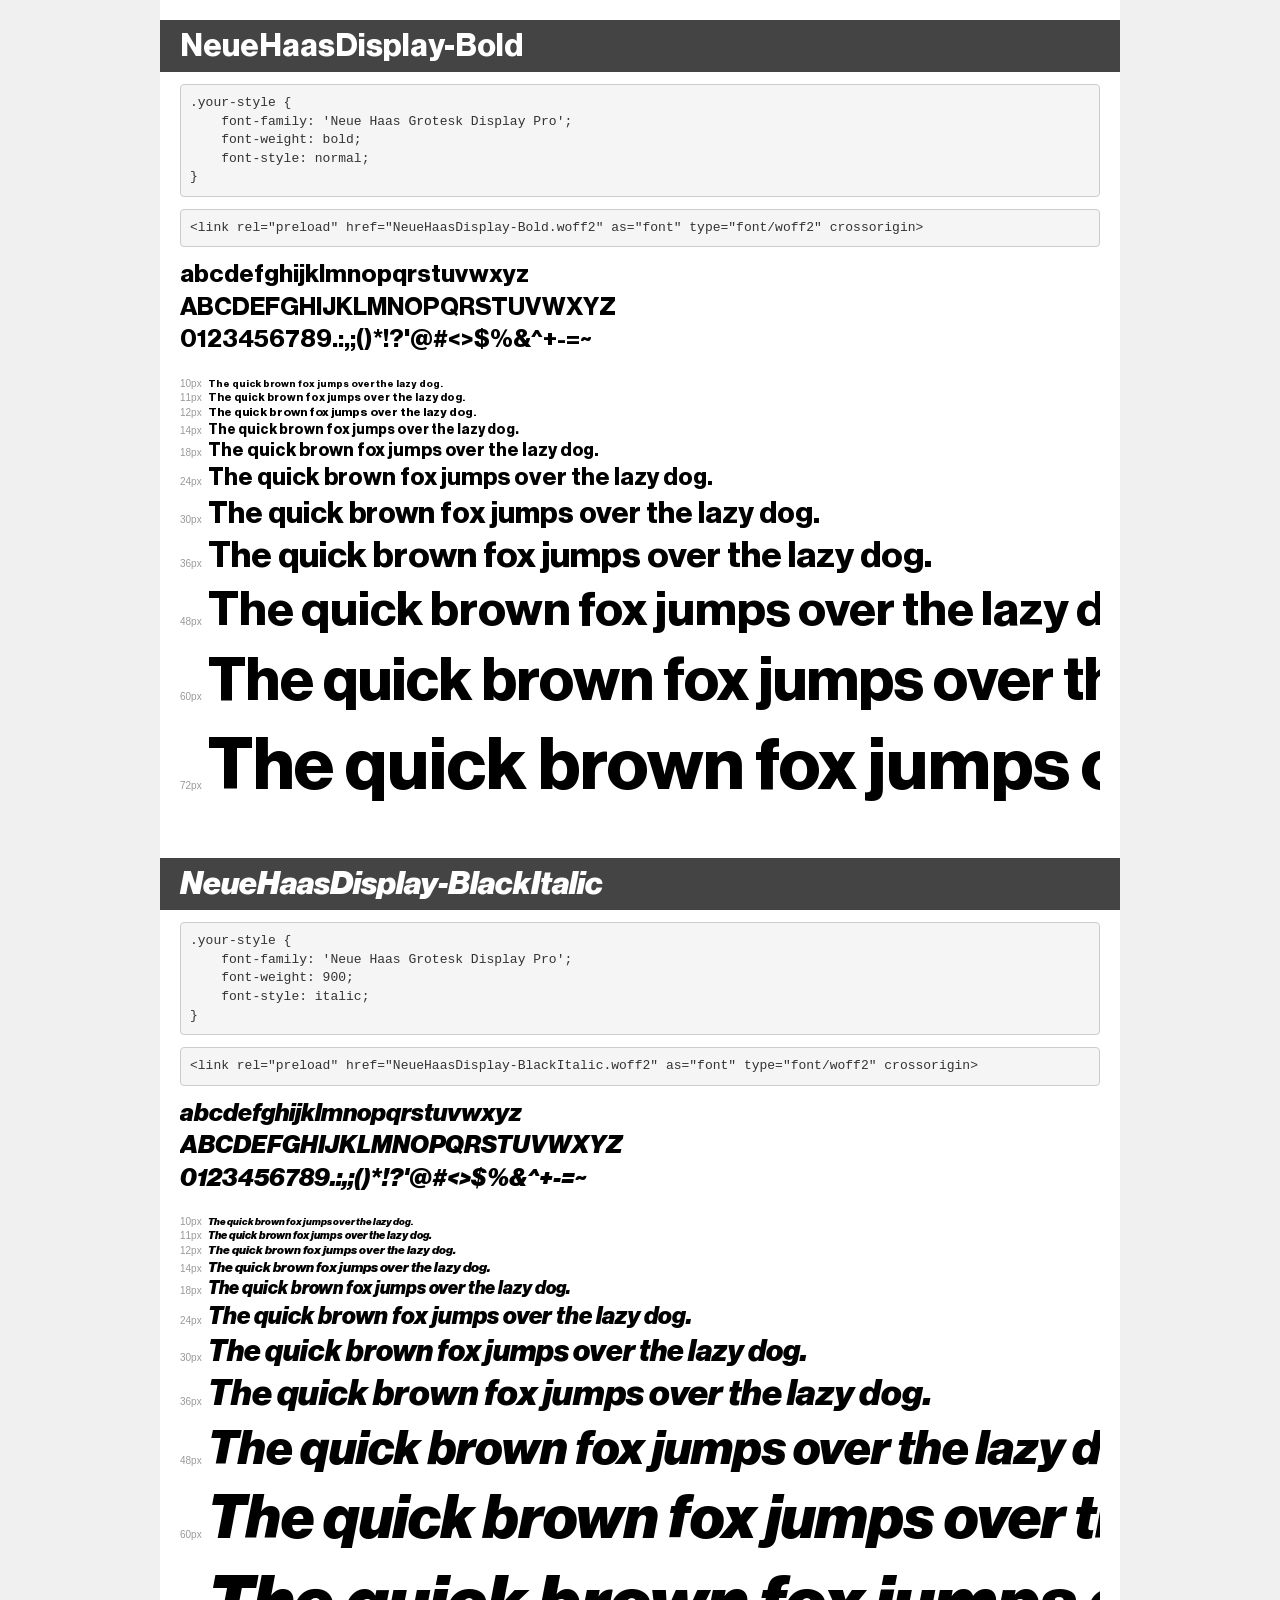
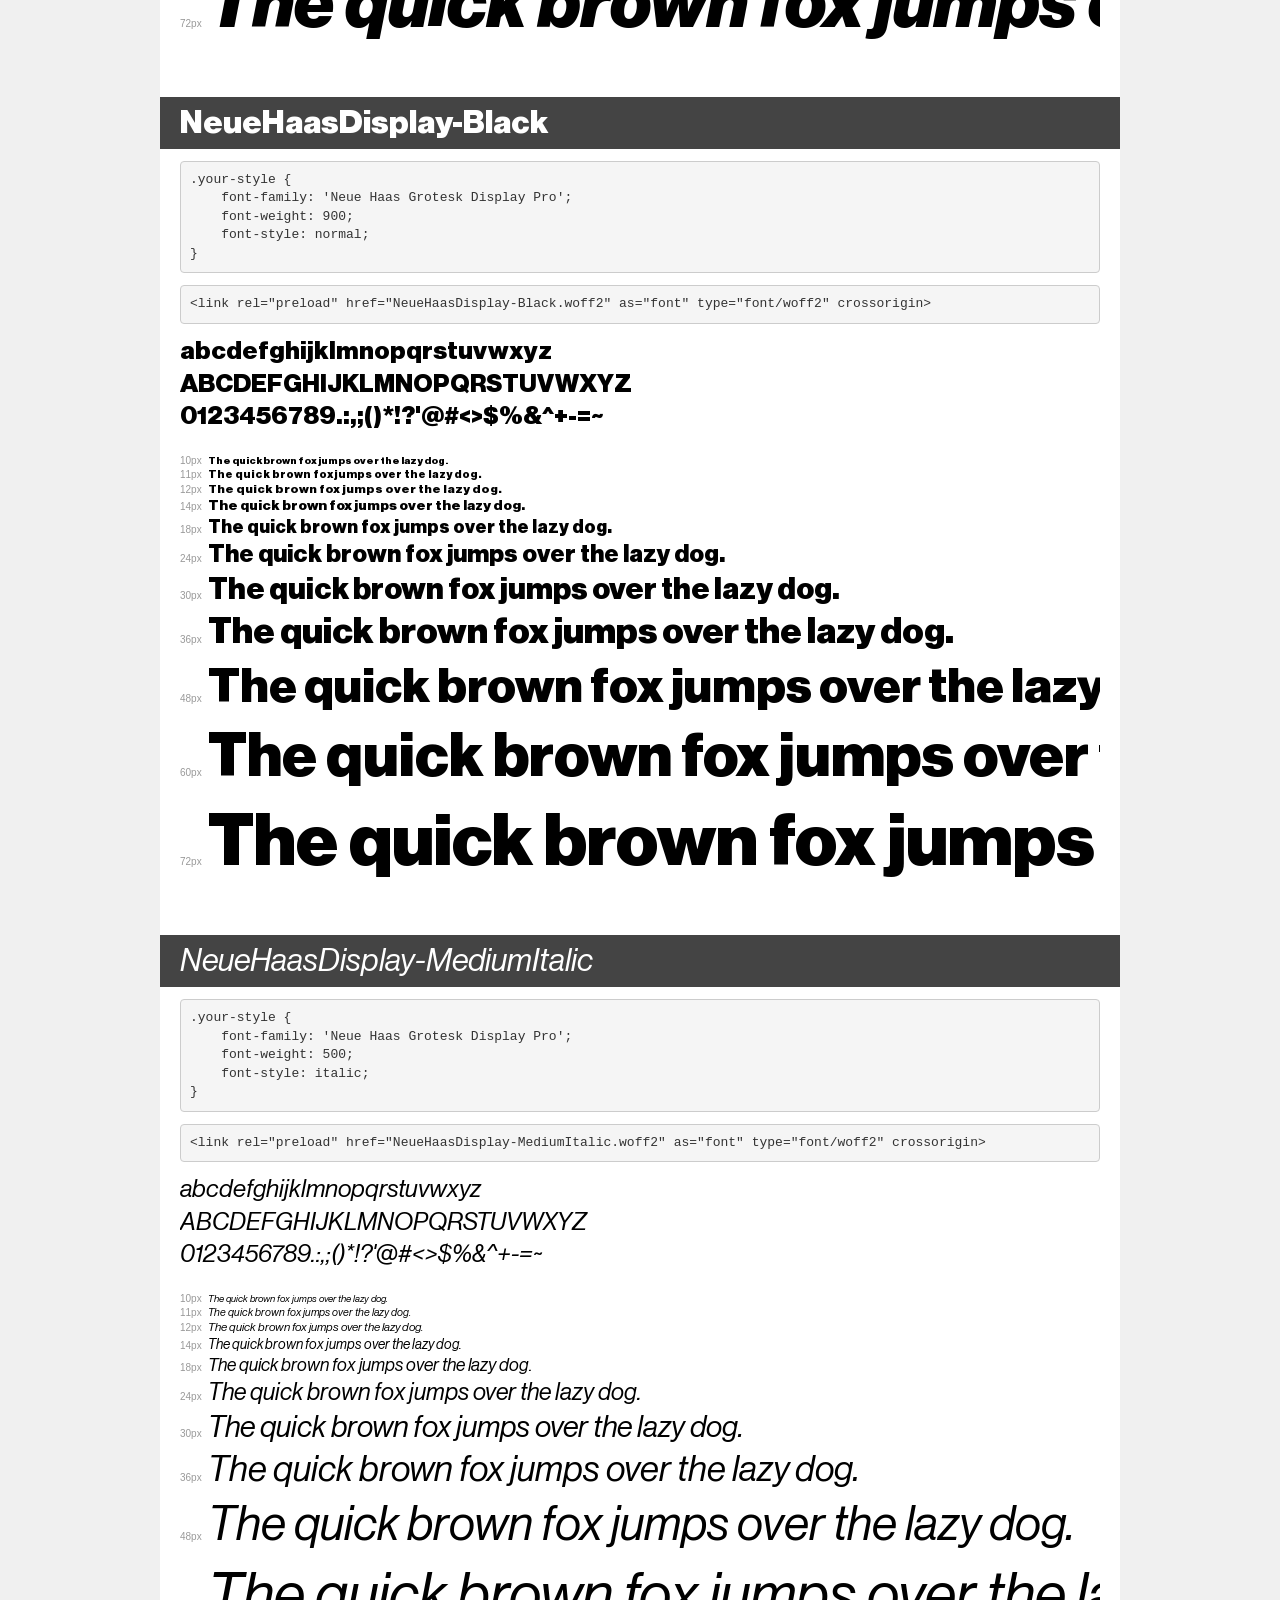
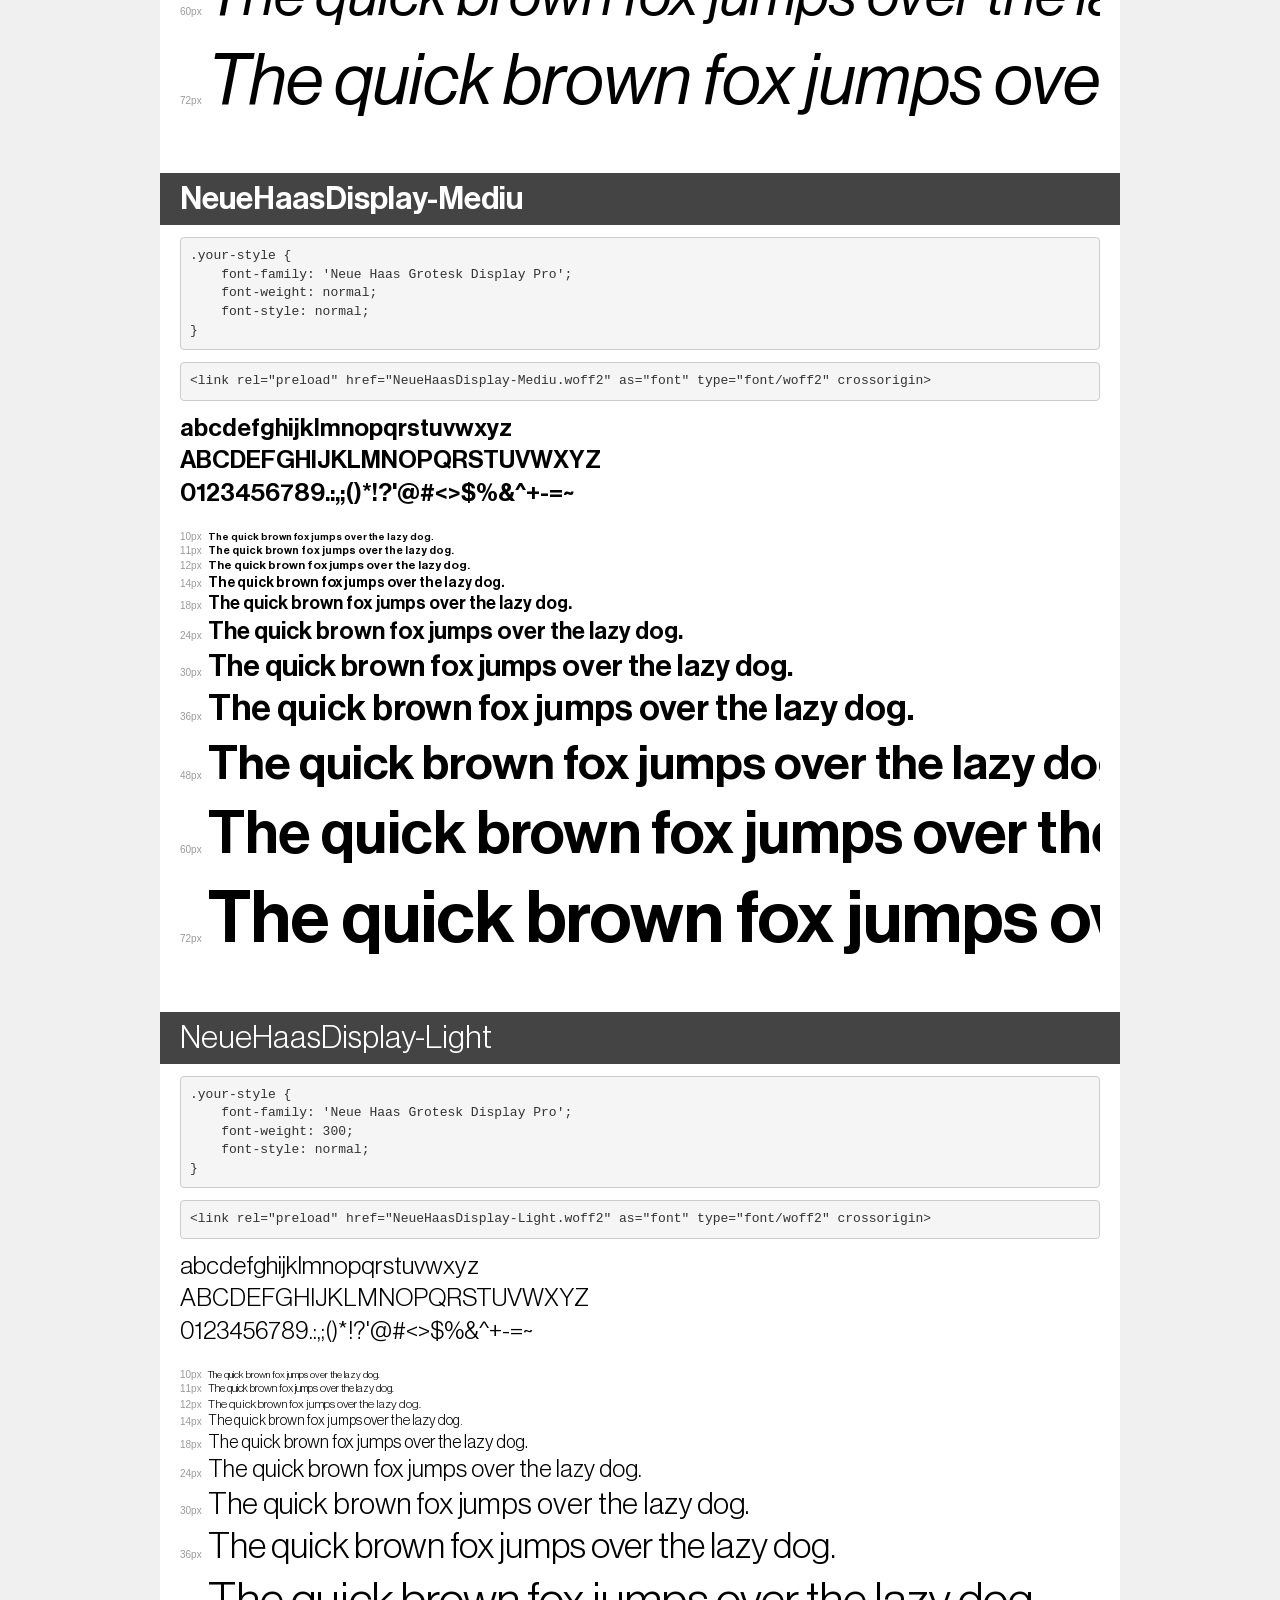
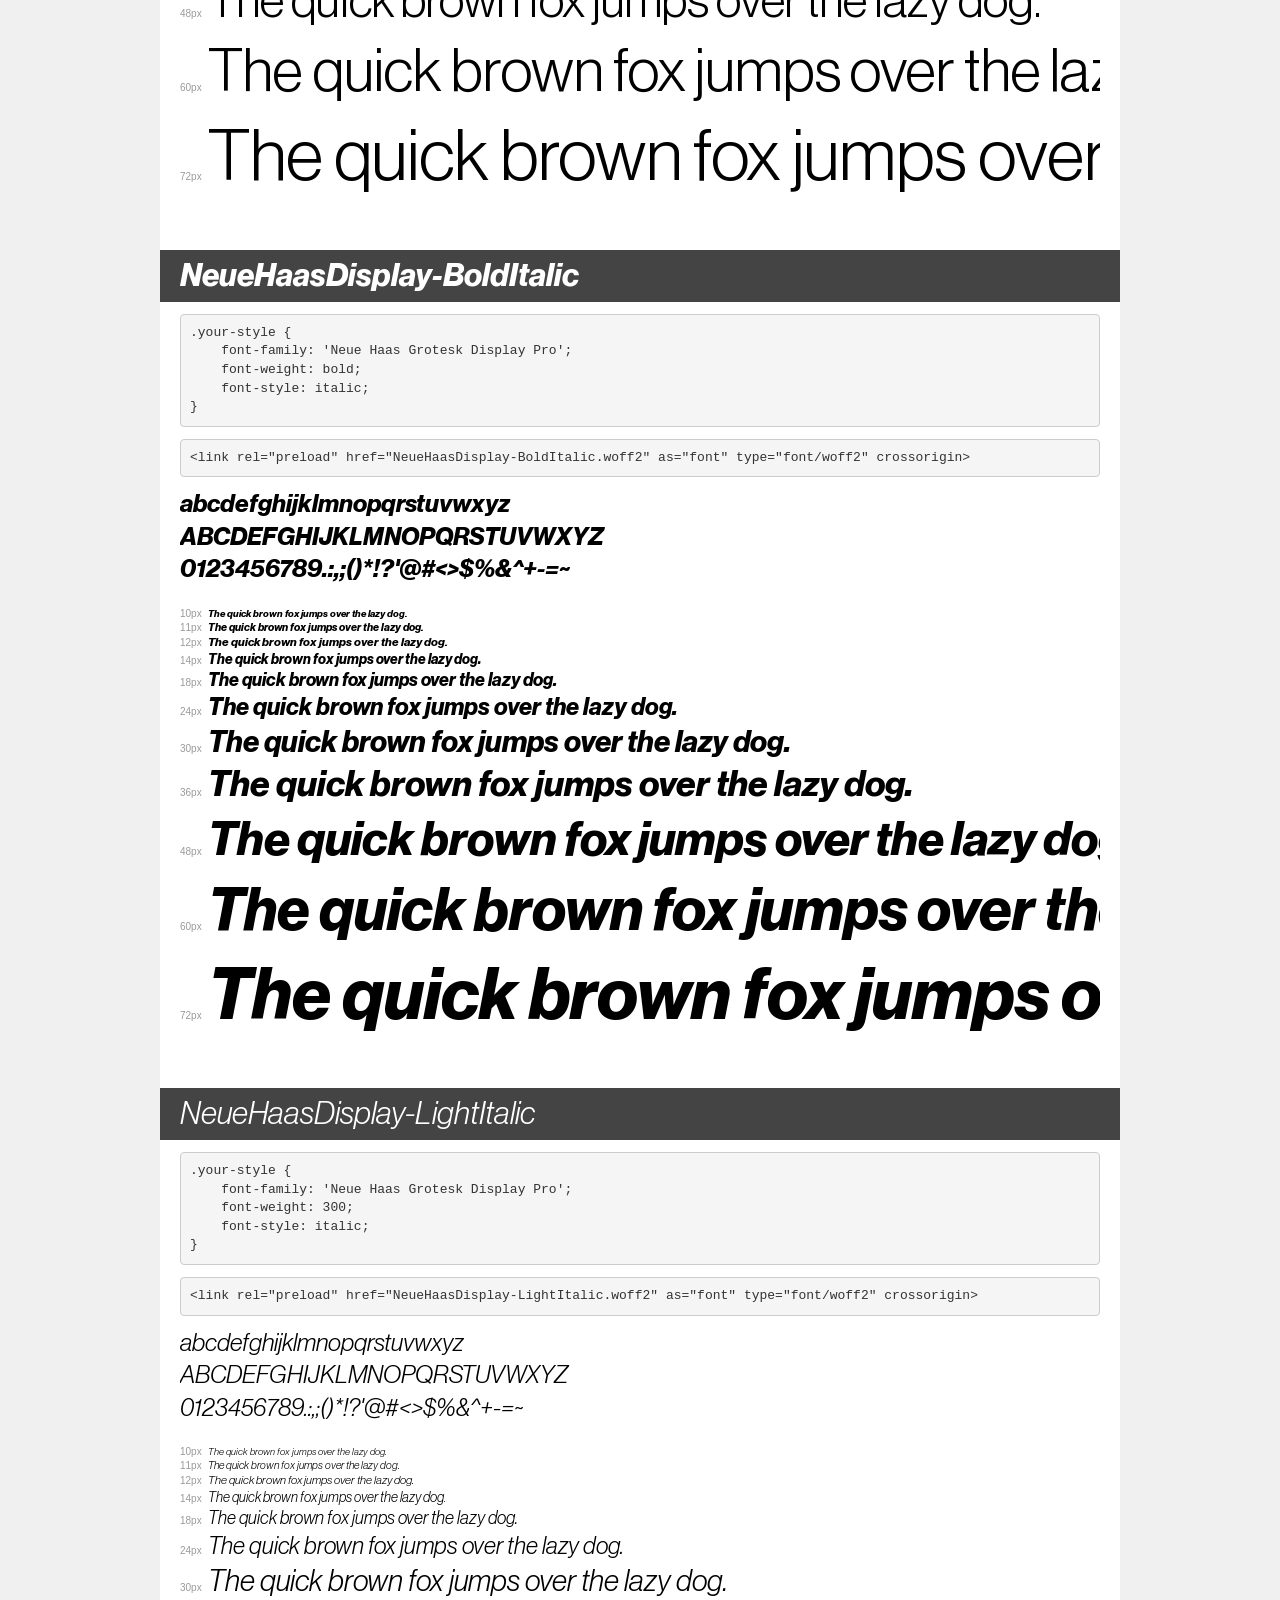
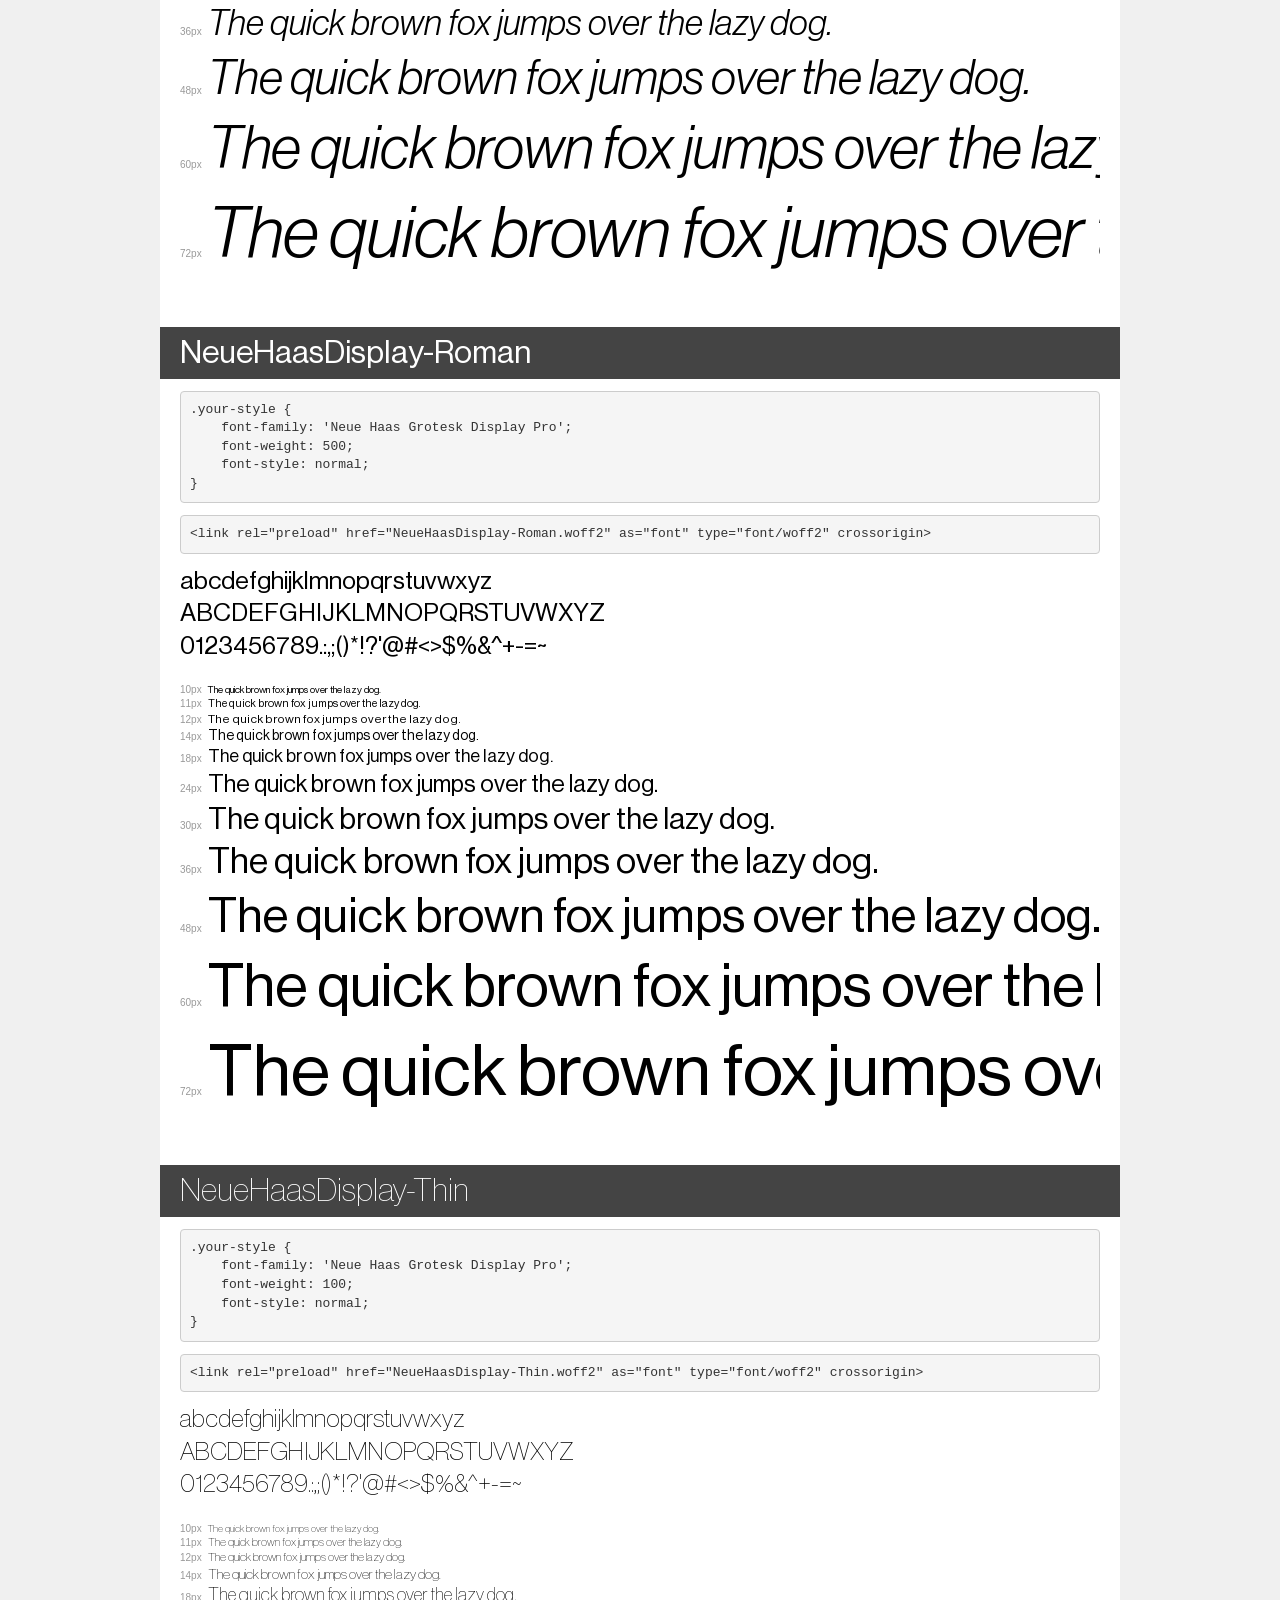
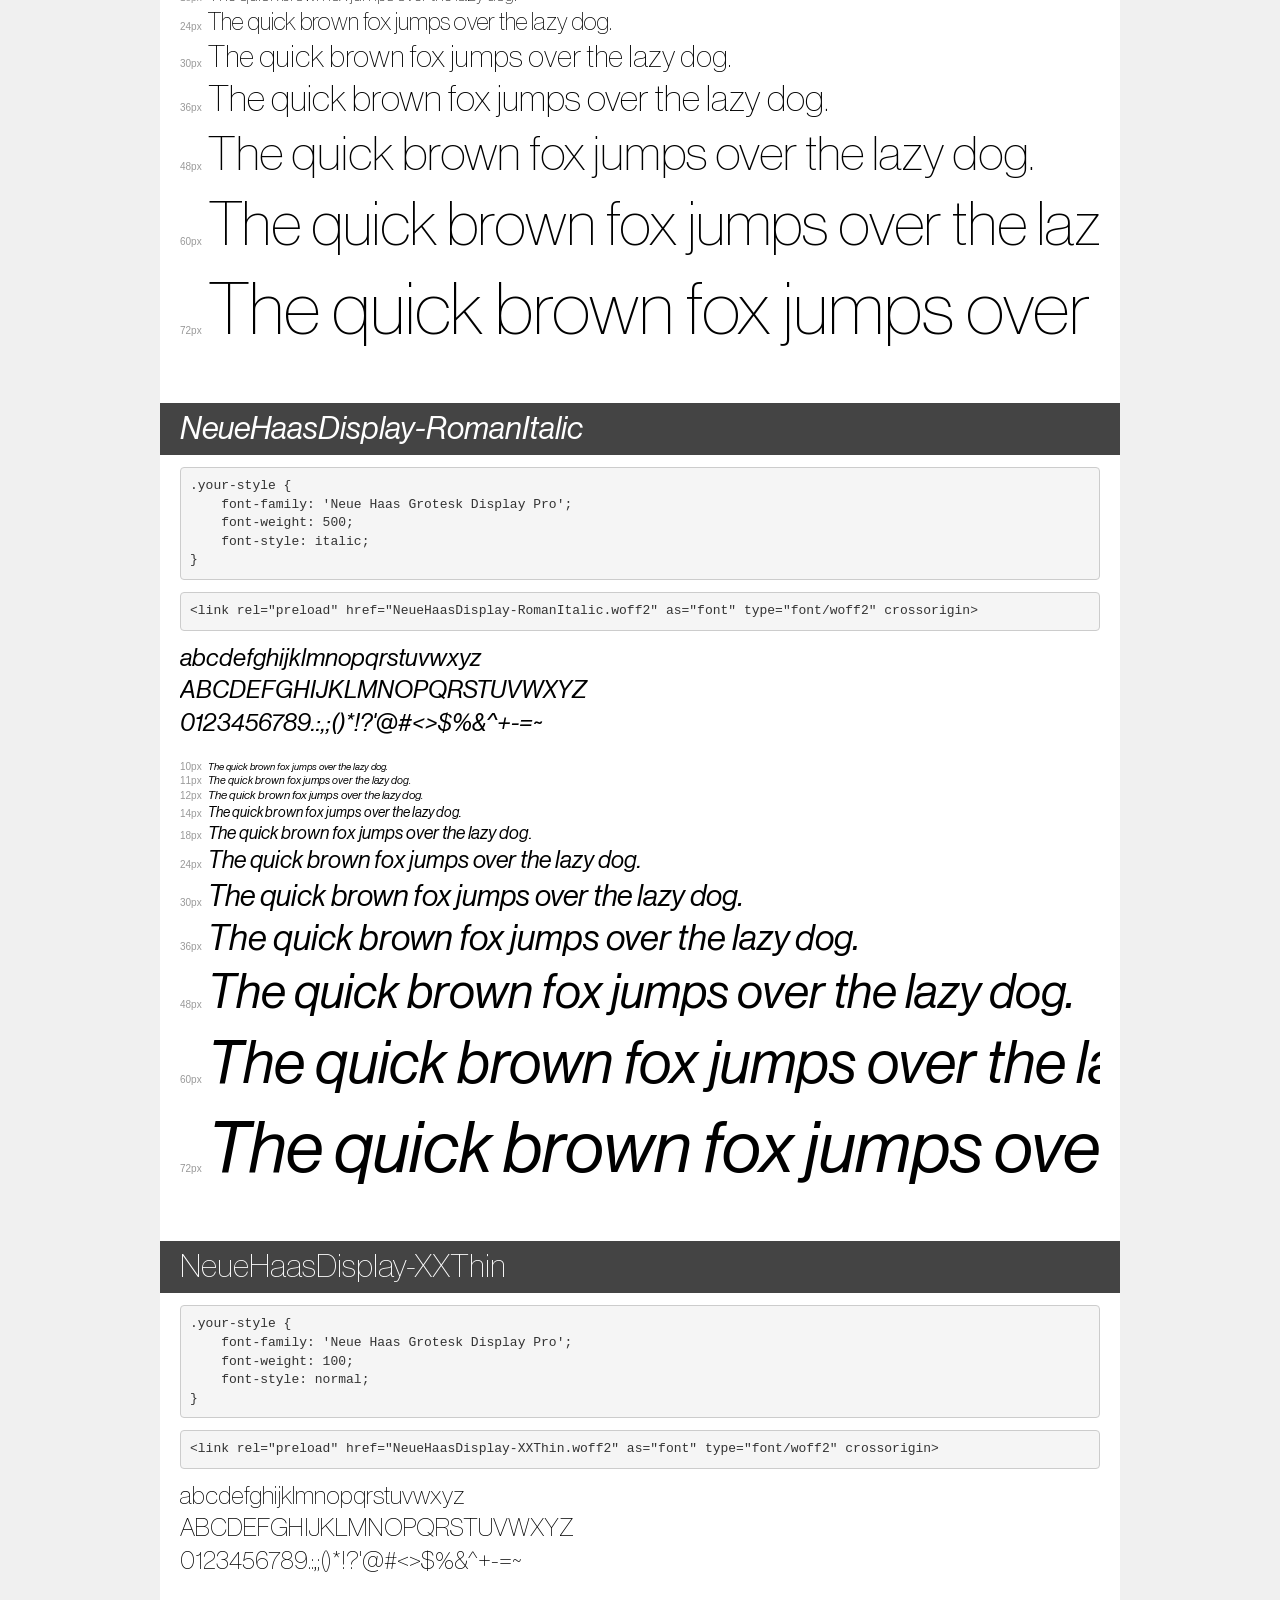
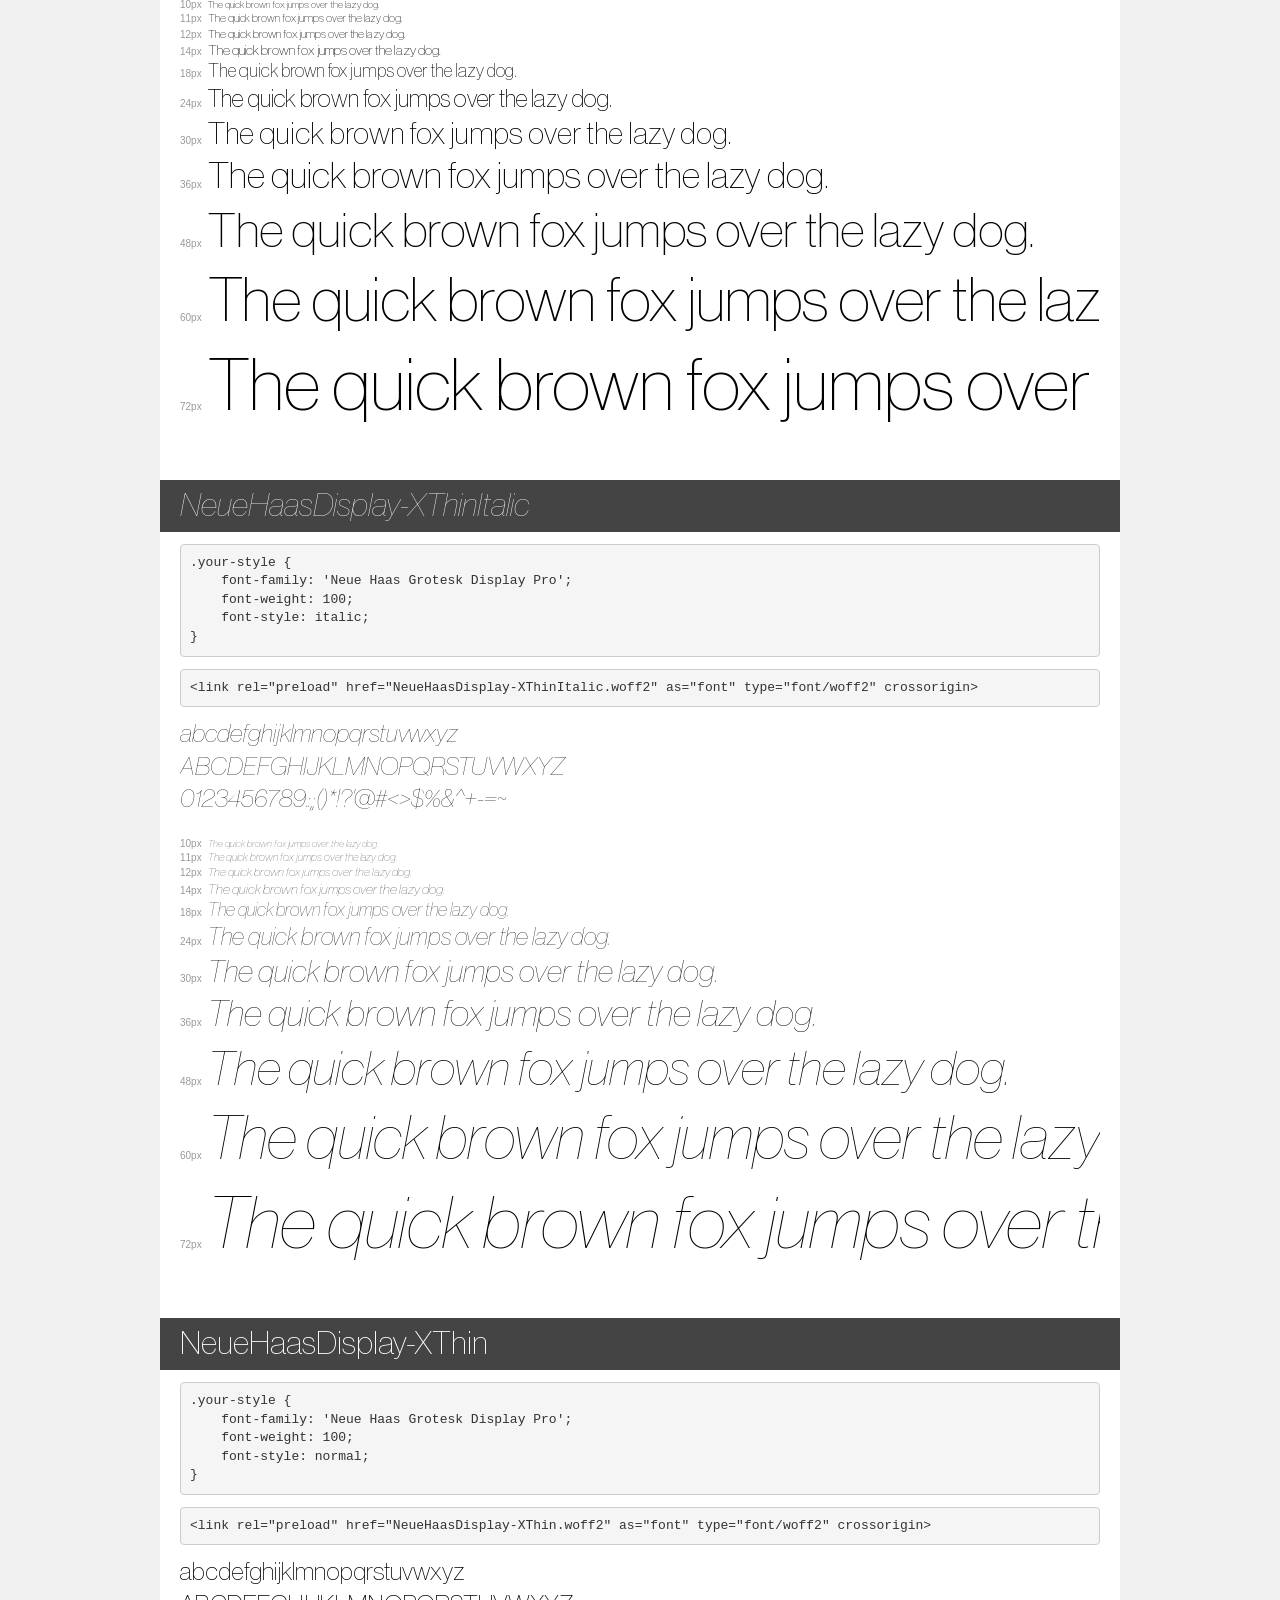
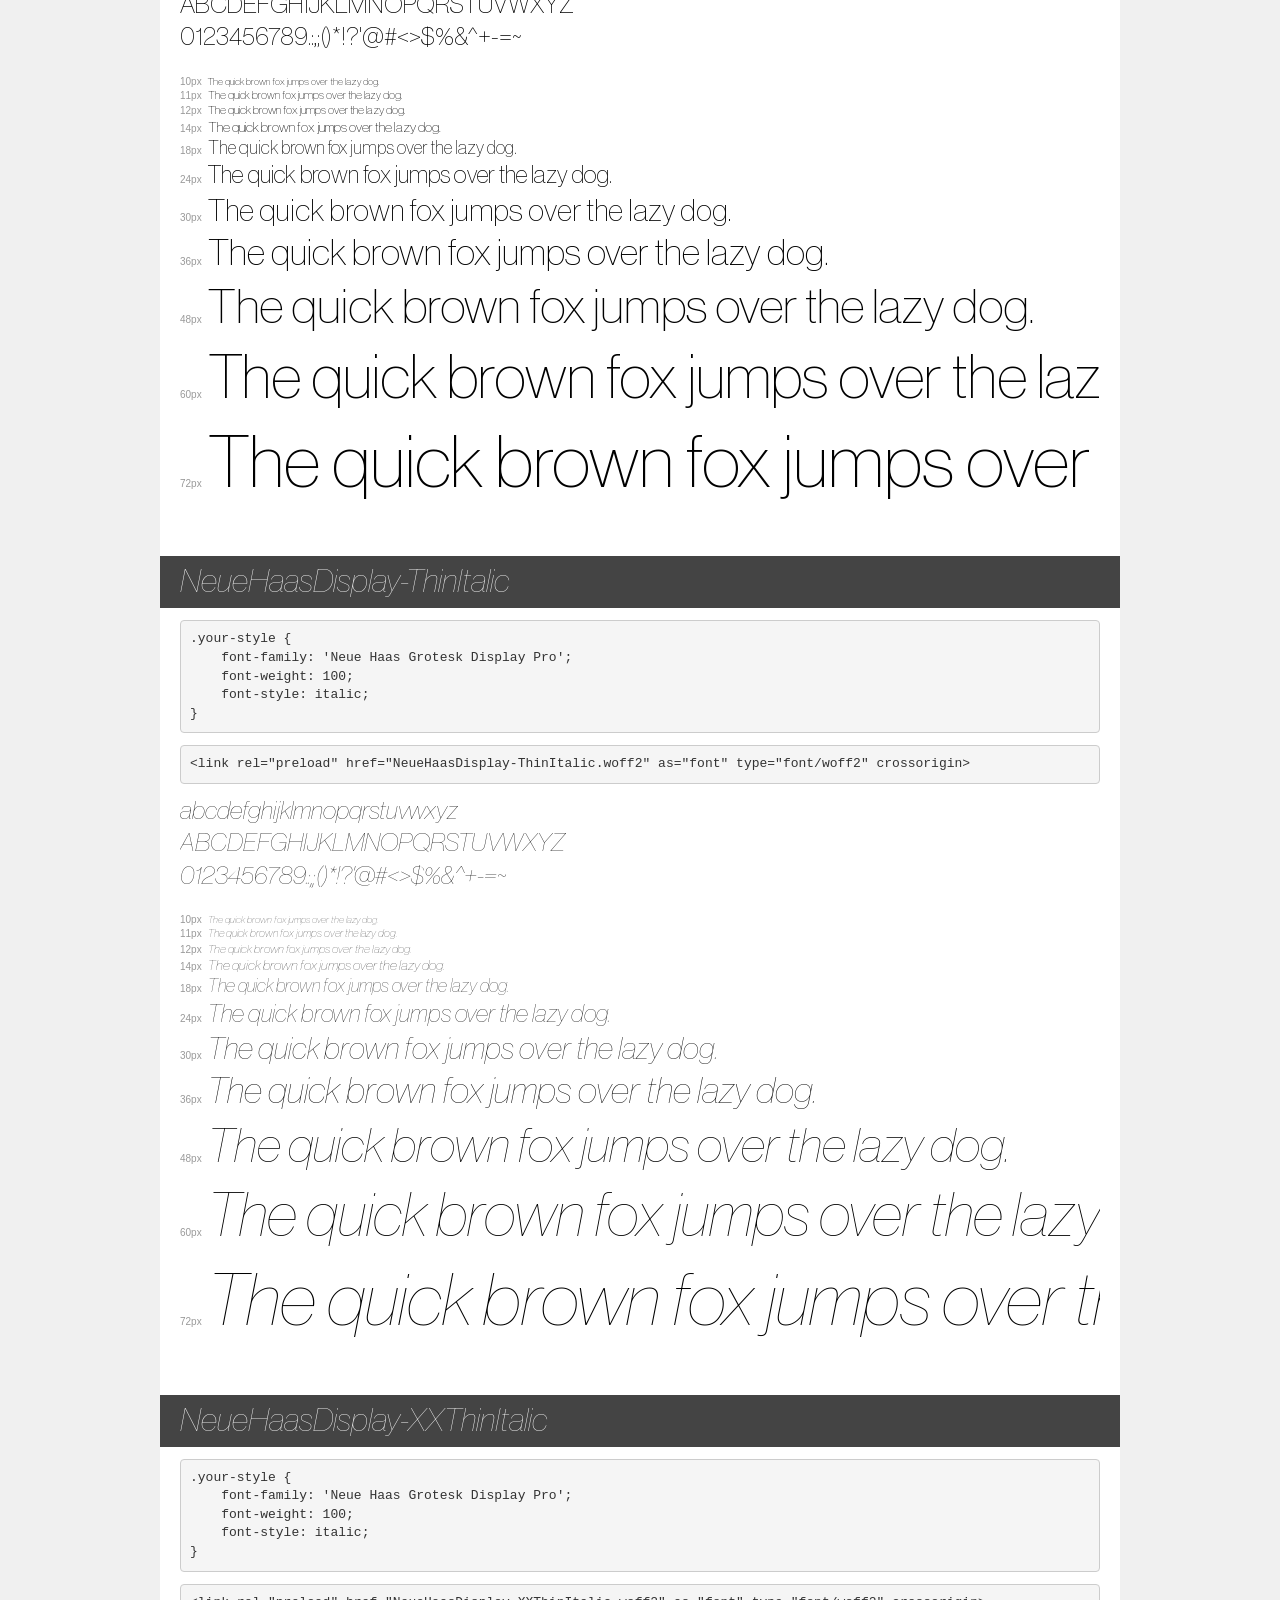
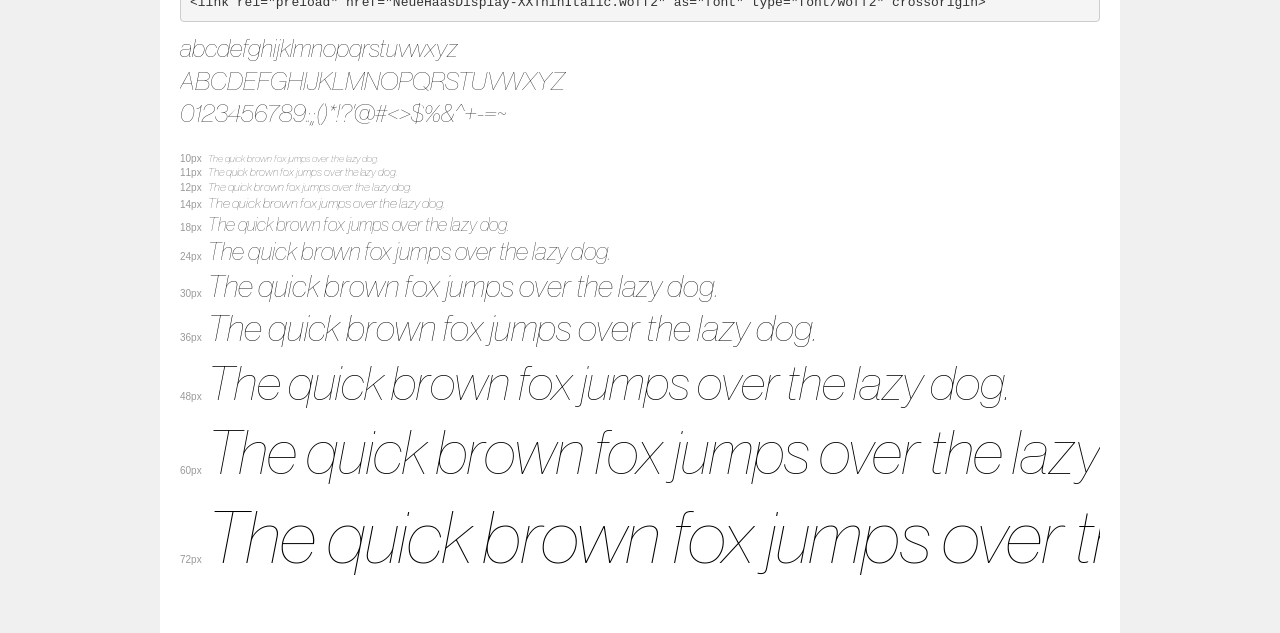
<file: fonts/demo.html>
<!DOCTYPE html>
<html lang="en">
<head>
    <meta charset="utf-8">
    <meta http-equiv="X-UA-Compatible" content="IE=edge">
    <meta name="viewport" content="width=device-width, initial-scale=1">
    <meta name="robots" content="noindex, noarchive">
    <meta name="format-detection" content="telephone=no">
    <title>Transfonter demo</title>
    <link href="stylesheet.css" rel="stylesheet">
    <style>
        /*
        http://meyerweb.com/eric/tools/css/reset/
        v2.0 | 20110126
        License: none (public domain)
        */
        html, body, div, span, applet, object, iframe,
        h1, h2, h3, h4, h5, h6, p, blockquote, pre,
        a, abbr, acronym, address, big, cite, code,
        del, dfn, em, img, ins, kbd, q, s, samp,
        small, strike, strong, sub, sup, tt, var,
        b, u, i, center,
        dl, dt, dd, ol, ul, li,
        fieldset, form, label, legend,
        table, caption, tbody, tfoot, thead, tr, th, td,
        article, aside, canvas, details, embed,
        figure, figcaption, footer, header, hgroup,
        menu, nav, output, ruby, section, summary,
        time, mark, audio, video {
            margin: 0;
            padding: 0;
            border: 0;
            font-size: 100%;
            font: inherit;
            vertical-align: baseline;
        }
        /* HTML5 display-role reset for older browsers */
        article, aside, details, figcaption, figure,
        footer, header, hgroup, menu, nav, section {
            display: block;
        }
        body {
            line-height: 1;
        }
        ol, ul {
            list-style: none;
        }
        blockquote, q {
            quotes: none;
        }
        blockquote:before, blockquote:after,
        q:before, q:after {
            content: '';
            content: none;
        }
        table {
            border-collapse: collapse;
            border-spacing: 0;
        }
        /* demo styles */
        body {
            background: #f0f0f0;
            color: #000;
        }
        .page {
            background: #fff;
            width: 920px;
            margin: 0 auto;
            padding: 20px 20px 0 20px;
            overflow: hidden;
        }
        .font-container {
            overflow-x: auto;
            overflow-y: hidden;
            margin-bottom: 40px;
            line-height: 1.3;
            white-space: nowrap;
            padding-bottom: 5px;
        }
        h1 {
            position: relative;
            background: #444;
            font-size: 32px;
            color: #fff;
            padding: 10px 20px;
            margin: 0 -20px 12px -20px;
        }
        .letters {
            font-size: 25px;
            margin-bottom: 20px;
        }
        .s10:before {
            content: '10px';
        }
        .s11:before {
            content: '11px';
        }
        .s12:before {
            content: '12px';
        }
        .s14:before {
            content: '14px';
        }
        .s18:before {
            content: '18px';
        }
        .s24:before {
            content: '24px';
        }
        .s30:before {
            content: '30px';
        }
        .s36:before {
            content: '36px';
        }
        .s48:before {
            content: '48px';
        }
        .s60:before {
            content: '60px';
        }
        .s72:before {
            content: '72px';
        }
        .s10:before, .s11:before, .s12:before, .s14:before,
        .s18:before, .s24:before, .s30:before, .s36:before,
        .s48:before, .s60:before, .s72:before {
            font-family: Arial, sans-serif;
            font-size: 10px;
            font-weight: normal;
            font-style: normal;
            color: #999;
            padding-right: 6px;
        }
        pre {
            display: block;
            padding: 9px;
            margin: 0 0 12px;
            font-family: Monaco, Menlo, Consolas, "Courier New", monospace;
            font-size: 13px;
            line-height: 1.428571429;
            color: #333;
            font-weight: normal;
            font-style: normal;
            background-color: #f5f5f5;
            border: 1px solid #ccc;
            overflow-x: auto;
            border-radius: 4px;
        }
        /* responsive */
        @media (max-width: 959px) {
            .page {
                width: auto;
                margin: 0;
            }
        }
    </style>
</head>
<body>
<div class="page">
    <div class="demo">
        <h1 style="font-family: 'Neue Haas Grotesk Display Pro'; font-weight: bold; font-style: normal;">NeueHaasDisplay-Bold</h1>
        <pre title="Usage">.your-style {
    font-family: 'Neue Haas Grotesk Display Pro';
    font-weight: bold;
    font-style: normal;
}</pre>
        <pre title="Preload (optional)">
&lt;link rel=&quot;preload&quot; href=&quot;NeueHaasDisplay-Bold.woff2&quot; as=&quot;font&quot; type=&quot;font/woff2&quot; crossorigin&gt;</pre>
        <div class="font-container" style="font-family: 'Neue Haas Grotesk Display Pro'; font-weight: bold; font-style: normal;">
            <p class="letters">
                abcdefghijklmnopqrstuvwxyz<br>
ABCDEFGHIJKLMNOPQRSTUVWXYZ<br>
                0123456789.:,;()*!?'@#&lt;&gt;$%&^+-=~
            </p>
            <p class="s10" style="font-size: 10px;">The quick brown fox jumps over the lazy dog.</p>
            <p class="s11" style="font-size: 11px;">The quick brown fox jumps over the lazy dog.</p>
            <p class="s12" style="font-size: 12px;">The quick brown fox jumps over the lazy dog.</p>
            <p class="s14" style="font-size: 14px;">The quick brown fox jumps over the lazy dog.</p>
            <p class="s18" style="font-size: 18px;">The quick brown fox jumps over the lazy dog.</p>
            <p class="s24" style="font-size: 24px;">The quick brown fox jumps over the lazy dog.</p>
            <p class="s30" style="font-size: 30px;">The quick brown fox jumps over the lazy dog.</p>
            <p class="s36" style="font-size: 36px;">The quick brown fox jumps over the lazy dog.</p>
            <p class="s48" style="font-size: 48px;">The quick brown fox jumps over the lazy dog.</p>
            <p class="s60" style="font-size: 60px;">The quick brown fox jumps over the lazy dog.</p>
            <p class="s72" style="font-size: 72px;">The quick brown fox jumps over the lazy dog.</p>
        </div>
    </div>

    <div class="demo">
        <h1 style="font-family: 'Neue Haas Grotesk Display Pro'; font-weight: 900; font-style: italic;">NeueHaasDisplay-BlackItalic</h1>
        <pre title="Usage">.your-style {
    font-family: 'Neue Haas Grotesk Display Pro';
    font-weight: 900;
    font-style: italic;
}</pre>
        <pre title="Preload (optional)">
&lt;link rel=&quot;preload&quot; href=&quot;NeueHaasDisplay-BlackItalic.woff2&quot; as=&quot;font&quot; type=&quot;font/woff2&quot; crossorigin&gt;</pre>
        <div class="font-container" style="font-family: 'Neue Haas Grotesk Display Pro'; font-weight: 900; font-style: italic;">
            <p class="letters">
                abcdefghijklmnopqrstuvwxyz<br>
ABCDEFGHIJKLMNOPQRSTUVWXYZ<br>
                0123456789.:,;()*!?'@#&lt;&gt;$%&^+-=~
            </p>
            <p class="s10" style="font-size: 10px;">The quick brown fox jumps over the lazy dog.</p>
            <p class="s11" style="font-size: 11px;">The quick brown fox jumps over the lazy dog.</p>
            <p class="s12" style="font-size: 12px;">The quick brown fox jumps over the lazy dog.</p>
            <p class="s14" style="font-size: 14px;">The quick brown fox jumps over the lazy dog.</p>
            <p class="s18" style="font-size: 18px;">The quick brown fox jumps over the lazy dog.</p>
            <p class="s24" style="font-size: 24px;">The quick brown fox jumps over the lazy dog.</p>
            <p class="s30" style="font-size: 30px;">The quick brown fox jumps over the lazy dog.</p>
            <p class="s36" style="font-size: 36px;">The quick brown fox jumps over the lazy dog.</p>
            <p class="s48" style="font-size: 48px;">The quick brown fox jumps over the lazy dog.</p>
            <p class="s60" style="font-size: 60px;">The quick brown fox jumps over the lazy dog.</p>
            <p class="s72" style="font-size: 72px;">The quick brown fox jumps over the lazy dog.</p>
        </div>
    </div>

    <div class="demo">
        <h1 style="font-family: 'Neue Haas Grotesk Display Pro'; font-weight: 900; font-style: normal;">NeueHaasDisplay-Black</h1>
        <pre title="Usage">.your-style {
    font-family: 'Neue Haas Grotesk Display Pro';
    font-weight: 900;
    font-style: normal;
}</pre>
        <pre title="Preload (optional)">
&lt;link rel=&quot;preload&quot; href=&quot;NeueHaasDisplay-Black.woff2&quot; as=&quot;font&quot; type=&quot;font/woff2&quot; crossorigin&gt;</pre>
        <div class="font-container" style="font-family: 'Neue Haas Grotesk Display Pro'; font-weight: 900; font-style: normal;">
            <p class="letters">
                abcdefghijklmnopqrstuvwxyz<br>
ABCDEFGHIJKLMNOPQRSTUVWXYZ<br>
                0123456789.:,;()*!?'@#&lt;&gt;$%&^+-=~
            </p>
            <p class="s10" style="font-size: 10px;">The quick brown fox jumps over the lazy dog.</p>
            <p class="s11" style="font-size: 11px;">The quick brown fox jumps over the lazy dog.</p>
            <p class="s12" style="font-size: 12px;">The quick brown fox jumps over the lazy dog.</p>
            <p class="s14" style="font-size: 14px;">The quick brown fox jumps over the lazy dog.</p>
            <p class="s18" style="font-size: 18px;">The quick brown fox jumps over the lazy dog.</p>
            <p class="s24" style="font-size: 24px;">The quick brown fox jumps over the lazy dog.</p>
            <p class="s30" style="font-size: 30px;">The quick brown fox jumps over the lazy dog.</p>
            <p class="s36" style="font-size: 36px;">The quick brown fox jumps over the lazy dog.</p>
            <p class="s48" style="font-size: 48px;">The quick brown fox jumps over the lazy dog.</p>
            <p class="s60" style="font-size: 60px;">The quick brown fox jumps over the lazy dog.</p>
            <p class="s72" style="font-size: 72px;">The quick brown fox jumps over the lazy dog.</p>
        </div>
    </div>

    <div class="demo">
        <h1 style="font-family: 'Neue Haas Grotesk Display Pro'; font-weight: 500; font-style: italic;">NeueHaasDisplay-MediumItalic</h1>
        <pre title="Usage">.your-style {
    font-family: 'Neue Haas Grotesk Display Pro';
    font-weight: 500;
    font-style: italic;
}</pre>
        <pre title="Preload (optional)">
&lt;link rel=&quot;preload&quot; href=&quot;NeueHaasDisplay-MediumItalic.woff2&quot; as=&quot;font&quot; type=&quot;font/woff2&quot; crossorigin&gt;</pre>
        <div class="font-container" style="font-family: 'Neue Haas Grotesk Display Pro'; font-weight: 500; font-style: italic;">
            <p class="letters">
                abcdefghijklmnopqrstuvwxyz<br>
ABCDEFGHIJKLMNOPQRSTUVWXYZ<br>
                0123456789.:,;()*!?'@#&lt;&gt;$%&^+-=~
            </p>
            <p class="s10" style="font-size: 10px;">The quick brown fox jumps over the lazy dog.</p>
            <p class="s11" style="font-size: 11px;">The quick brown fox jumps over the lazy dog.</p>
            <p class="s12" style="font-size: 12px;">The quick brown fox jumps over the lazy dog.</p>
            <p class="s14" style="font-size: 14px;">The quick brown fox jumps over the lazy dog.</p>
            <p class="s18" style="font-size: 18px;">The quick brown fox jumps over the lazy dog.</p>
            <p class="s24" style="font-size: 24px;">The quick brown fox jumps over the lazy dog.</p>
            <p class="s30" style="font-size: 30px;">The quick brown fox jumps over the lazy dog.</p>
            <p class="s36" style="font-size: 36px;">The quick brown fox jumps over the lazy dog.</p>
            <p class="s48" style="font-size: 48px;">The quick brown fox jumps over the lazy dog.</p>
            <p class="s60" style="font-size: 60px;">The quick brown fox jumps over the lazy dog.</p>
            <p class="s72" style="font-size: 72px;">The quick brown fox jumps over the lazy dog.</p>
        </div>
    </div>

    <div class="demo">
        <h1 style="font-family: 'Neue Haas Grotesk Display Pro'; font-weight: normal; font-style: normal;">NeueHaasDisplay-Mediu</h1>
        <pre title="Usage">.your-style {
    font-family: 'Neue Haas Grotesk Display Pro';
    font-weight: normal;
    font-style: normal;
}</pre>
        <pre title="Preload (optional)">
&lt;link rel=&quot;preload&quot; href=&quot;NeueHaasDisplay-Mediu.woff2&quot; as=&quot;font&quot; type=&quot;font/woff2&quot; crossorigin&gt;</pre>
        <div class="font-container" style="font-family: 'Neue Haas Grotesk Display Pro'; font-weight: normal; font-style: normal;">
            <p class="letters">
                abcdefghijklmnopqrstuvwxyz<br>
ABCDEFGHIJKLMNOPQRSTUVWXYZ<br>
                0123456789.:,;()*!?'@#&lt;&gt;$%&^+-=~
            </p>
            <p class="s10" style="font-size: 10px;">The quick brown fox jumps over the lazy dog.</p>
            <p class="s11" style="font-size: 11px;">The quick brown fox jumps over the lazy dog.</p>
            <p class="s12" style="font-size: 12px;">The quick brown fox jumps over the lazy dog.</p>
            <p class="s14" style="font-size: 14px;">The quick brown fox jumps over the lazy dog.</p>
            <p class="s18" style="font-size: 18px;">The quick brown fox jumps over the lazy dog.</p>
            <p class="s24" style="font-size: 24px;">The quick brown fox jumps over the lazy dog.</p>
            <p class="s30" style="font-size: 30px;">The quick brown fox jumps over the lazy dog.</p>
            <p class="s36" style="font-size: 36px;">The quick brown fox jumps over the lazy dog.</p>
            <p class="s48" style="font-size: 48px;">The quick brown fox jumps over the lazy dog.</p>
            <p class="s60" style="font-size: 60px;">The quick brown fox jumps over the lazy dog.</p>
            <p class="s72" style="font-size: 72px;">The quick brown fox jumps over the lazy dog.</p>
        </div>
    </div>

    <div class="demo">
        <h1 style="font-family: 'Neue Haas Grotesk Display Pro'; font-weight: 300; font-style: normal;">NeueHaasDisplay-Light</h1>
        <pre title="Usage">.your-style {
    font-family: 'Neue Haas Grotesk Display Pro';
    font-weight: 300;
    font-style: normal;
}</pre>
        <pre title="Preload (optional)">
&lt;link rel=&quot;preload&quot; href=&quot;NeueHaasDisplay-Light.woff2&quot; as=&quot;font&quot; type=&quot;font/woff2&quot; crossorigin&gt;</pre>
        <div class="font-container" style="font-family: 'Neue Haas Grotesk Display Pro'; font-weight: 300; font-style: normal;">
            <p class="letters">
                abcdefghijklmnopqrstuvwxyz<br>
ABCDEFGHIJKLMNOPQRSTUVWXYZ<br>
                0123456789.:,;()*!?'@#&lt;&gt;$%&^+-=~
            </p>
            <p class="s10" style="font-size: 10px;">The quick brown fox jumps over the lazy dog.</p>
            <p class="s11" style="font-size: 11px;">The quick brown fox jumps over the lazy dog.</p>
            <p class="s12" style="font-size: 12px;">The quick brown fox jumps over the lazy dog.</p>
            <p class="s14" style="font-size: 14px;">The quick brown fox jumps over the lazy dog.</p>
            <p class="s18" style="font-size: 18px;">The quick brown fox jumps over the lazy dog.</p>
            <p class="s24" style="font-size: 24px;">The quick brown fox jumps over the lazy dog.</p>
            <p class="s30" style="font-size: 30px;">The quick brown fox jumps over the lazy dog.</p>
            <p class="s36" style="font-size: 36px;">The quick brown fox jumps over the lazy dog.</p>
            <p class="s48" style="font-size: 48px;">The quick brown fox jumps over the lazy dog.</p>
            <p class="s60" style="font-size: 60px;">The quick brown fox jumps over the lazy dog.</p>
            <p class="s72" style="font-size: 72px;">The quick brown fox jumps over the lazy dog.</p>
        </div>
    </div>

    <div class="demo">
        <h1 style="font-family: 'Neue Haas Grotesk Display Pro'; font-weight: bold; font-style: italic;">NeueHaasDisplay-BoldItalic</h1>
        <pre title="Usage">.your-style {
    font-family: 'Neue Haas Grotesk Display Pro';
    font-weight: bold;
    font-style: italic;
}</pre>
        <pre title="Preload (optional)">
&lt;link rel=&quot;preload&quot; href=&quot;NeueHaasDisplay-BoldItalic.woff2&quot; as=&quot;font&quot; type=&quot;font/woff2&quot; crossorigin&gt;</pre>
        <div class="font-container" style="font-family: 'Neue Haas Grotesk Display Pro'; font-weight: bold; font-style: italic;">
            <p class="letters">
                abcdefghijklmnopqrstuvwxyz<br>
ABCDEFGHIJKLMNOPQRSTUVWXYZ<br>
                0123456789.:,;()*!?'@#&lt;&gt;$%&^+-=~
            </p>
            <p class="s10" style="font-size: 10px;">The quick brown fox jumps over the lazy dog.</p>
            <p class="s11" style="font-size: 11px;">The quick brown fox jumps over the lazy dog.</p>
            <p class="s12" style="font-size: 12px;">The quick brown fox jumps over the lazy dog.</p>
            <p class="s14" style="font-size: 14px;">The quick brown fox jumps over the lazy dog.</p>
            <p class="s18" style="font-size: 18px;">The quick brown fox jumps over the lazy dog.</p>
            <p class="s24" style="font-size: 24px;">The quick brown fox jumps over the lazy dog.</p>
            <p class="s30" style="font-size: 30px;">The quick brown fox jumps over the lazy dog.</p>
            <p class="s36" style="font-size: 36px;">The quick brown fox jumps over the lazy dog.</p>
            <p class="s48" style="font-size: 48px;">The quick brown fox jumps over the lazy dog.</p>
            <p class="s60" style="font-size: 60px;">The quick brown fox jumps over the lazy dog.</p>
            <p class="s72" style="font-size: 72px;">The quick brown fox jumps over the lazy dog.</p>
        </div>
    </div>

    <div class="demo">
        <h1 style="font-family: 'Neue Haas Grotesk Display Pro'; font-weight: 300; font-style: italic;">NeueHaasDisplay-LightItalic</h1>
        <pre title="Usage">.your-style {
    font-family: 'Neue Haas Grotesk Display Pro';
    font-weight: 300;
    font-style: italic;
}</pre>
        <pre title="Preload (optional)">
&lt;link rel=&quot;preload&quot; href=&quot;NeueHaasDisplay-LightItalic.woff2&quot; as=&quot;font&quot; type=&quot;font/woff2&quot; crossorigin&gt;</pre>
        <div class="font-container" style="font-family: 'Neue Haas Grotesk Display Pro'; font-weight: 300; font-style: italic;">
            <p class="letters">
                abcdefghijklmnopqrstuvwxyz<br>
ABCDEFGHIJKLMNOPQRSTUVWXYZ<br>
                0123456789.:,;()*!?'@#&lt;&gt;$%&^+-=~
            </p>
            <p class="s10" style="font-size: 10px;">The quick brown fox jumps over the lazy dog.</p>
            <p class="s11" style="font-size: 11px;">The quick brown fox jumps over the lazy dog.</p>
            <p class="s12" style="font-size: 12px;">The quick brown fox jumps over the lazy dog.</p>
            <p class="s14" style="font-size: 14px;">The quick brown fox jumps over the lazy dog.</p>
            <p class="s18" style="font-size: 18px;">The quick brown fox jumps over the lazy dog.</p>
            <p class="s24" style="font-size: 24px;">The quick brown fox jumps over the lazy dog.</p>
            <p class="s30" style="font-size: 30px;">The quick brown fox jumps over the lazy dog.</p>
            <p class="s36" style="font-size: 36px;">The quick brown fox jumps over the lazy dog.</p>
            <p class="s48" style="font-size: 48px;">The quick brown fox jumps over the lazy dog.</p>
            <p class="s60" style="font-size: 60px;">The quick brown fox jumps over the lazy dog.</p>
            <p class="s72" style="font-size: 72px;">The quick brown fox jumps over the lazy dog.</p>
        </div>
    </div>

    <div class="demo">
        <h1 style="font-family: 'Neue Haas Grotesk Display Pro'; font-weight: 500; font-style: normal;">NeueHaasDisplay-Roman</h1>
        <pre title="Usage">.your-style {
    font-family: 'Neue Haas Grotesk Display Pro';
    font-weight: 500;
    font-style: normal;
}</pre>
        <pre title="Preload (optional)">
&lt;link rel=&quot;preload&quot; href=&quot;NeueHaasDisplay-Roman.woff2&quot; as=&quot;font&quot; type=&quot;font/woff2&quot; crossorigin&gt;</pre>
        <div class="font-container" style="font-family: 'Neue Haas Grotesk Display Pro'; font-weight: 500; font-style: normal;">
            <p class="letters">
                abcdefghijklmnopqrstuvwxyz<br>
ABCDEFGHIJKLMNOPQRSTUVWXYZ<br>
                0123456789.:,;()*!?'@#&lt;&gt;$%&^+-=~
            </p>
            <p class="s10" style="font-size: 10px;">The quick brown fox jumps over the lazy dog.</p>
            <p class="s11" style="font-size: 11px;">The quick brown fox jumps over the lazy dog.</p>
            <p class="s12" style="font-size: 12px;">The quick brown fox jumps over the lazy dog.</p>
            <p class="s14" style="font-size: 14px;">The quick brown fox jumps over the lazy dog.</p>
            <p class="s18" style="font-size: 18px;">The quick brown fox jumps over the lazy dog.</p>
            <p class="s24" style="font-size: 24px;">The quick brown fox jumps over the lazy dog.</p>
            <p class="s30" style="font-size: 30px;">The quick brown fox jumps over the lazy dog.</p>
            <p class="s36" style="font-size: 36px;">The quick brown fox jumps over the lazy dog.</p>
            <p class="s48" style="font-size: 48px;">The quick brown fox jumps over the lazy dog.</p>
            <p class="s60" style="font-size: 60px;">The quick brown fox jumps over the lazy dog.</p>
            <p class="s72" style="font-size: 72px;">The quick brown fox jumps over the lazy dog.</p>
        </div>
    </div>

    <div class="demo">
        <h1 style="font-family: 'Neue Haas Grotesk Display Pro'; font-weight: 100; font-style: normal;">NeueHaasDisplay-Thin</h1>
        <pre title="Usage">.your-style {
    font-family: 'Neue Haas Grotesk Display Pro';
    font-weight: 100;
    font-style: normal;
}</pre>
        <pre title="Preload (optional)">
&lt;link rel=&quot;preload&quot; href=&quot;NeueHaasDisplay-Thin.woff2&quot; as=&quot;font&quot; type=&quot;font/woff2&quot; crossorigin&gt;</pre>
        <div class="font-container" style="font-family: 'Neue Haas Grotesk Display Pro'; font-weight: 100; font-style: normal;">
            <p class="letters">
                abcdefghijklmnopqrstuvwxyz<br>
ABCDEFGHIJKLMNOPQRSTUVWXYZ<br>
                0123456789.:,;()*!?'@#&lt;&gt;$%&^+-=~
            </p>
            <p class="s10" style="font-size: 10px;">The quick brown fox jumps over the lazy dog.</p>
            <p class="s11" style="font-size: 11px;">The quick brown fox jumps over the lazy dog.</p>
            <p class="s12" style="font-size: 12px;">The quick brown fox jumps over the lazy dog.</p>
            <p class="s14" style="font-size: 14px;">The quick brown fox jumps over the lazy dog.</p>
            <p class="s18" style="font-size: 18px;">The quick brown fox jumps over the lazy dog.</p>
            <p class="s24" style="font-size: 24px;">The quick brown fox jumps over the lazy dog.</p>
            <p class="s30" style="font-size: 30px;">The quick brown fox jumps over the lazy dog.</p>
            <p class="s36" style="font-size: 36px;">The quick brown fox jumps over the lazy dog.</p>
            <p class="s48" style="font-size: 48px;">The quick brown fox jumps over the lazy dog.</p>
            <p class="s60" style="font-size: 60px;">The quick brown fox jumps over the lazy dog.</p>
            <p class="s72" style="font-size: 72px;">The quick brown fox jumps over the lazy dog.</p>
        </div>
    </div>

    <div class="demo">
        <h1 style="font-family: 'Neue Haas Grotesk Display Pro'; font-weight: 500; font-style: italic;">NeueHaasDisplay-RomanItalic</h1>
        <pre title="Usage">.your-style {
    font-family: 'Neue Haas Grotesk Display Pro';
    font-weight: 500;
    font-style: italic;
}</pre>
        <pre title="Preload (optional)">
&lt;link rel=&quot;preload&quot; href=&quot;NeueHaasDisplay-RomanItalic.woff2&quot; as=&quot;font&quot; type=&quot;font/woff2&quot; crossorigin&gt;</pre>
        <div class="font-container" style="font-family: 'Neue Haas Grotesk Display Pro'; font-weight: 500; font-style: italic;">
            <p class="letters">
                abcdefghijklmnopqrstuvwxyz<br>
ABCDEFGHIJKLMNOPQRSTUVWXYZ<br>
                0123456789.:,;()*!?'@#&lt;&gt;$%&^+-=~
            </p>
            <p class="s10" style="font-size: 10px;">The quick brown fox jumps over the lazy dog.</p>
            <p class="s11" style="font-size: 11px;">The quick brown fox jumps over the lazy dog.</p>
            <p class="s12" style="font-size: 12px;">The quick brown fox jumps over the lazy dog.</p>
            <p class="s14" style="font-size: 14px;">The quick brown fox jumps over the lazy dog.</p>
            <p class="s18" style="font-size: 18px;">The quick brown fox jumps over the lazy dog.</p>
            <p class="s24" style="font-size: 24px;">The quick brown fox jumps over the lazy dog.</p>
            <p class="s30" style="font-size: 30px;">The quick brown fox jumps over the lazy dog.</p>
            <p class="s36" style="font-size: 36px;">The quick brown fox jumps over the lazy dog.</p>
            <p class="s48" style="font-size: 48px;">The quick brown fox jumps over the lazy dog.</p>
            <p class="s60" style="font-size: 60px;">The quick brown fox jumps over the lazy dog.</p>
            <p class="s72" style="font-size: 72px;">The quick brown fox jumps over the lazy dog.</p>
        </div>
    </div>

    <div class="demo">
        <h1 style="font-family: 'Neue Haas Grotesk Display Pro'; font-weight: 100; font-style: normal;">NeueHaasDisplay-XXThin</h1>
        <pre title="Usage">.your-style {
    font-family: 'Neue Haas Grotesk Display Pro';
    font-weight: 100;
    font-style: normal;
}</pre>
        <pre title="Preload (optional)">
&lt;link rel=&quot;preload&quot; href=&quot;NeueHaasDisplay-XXThin.woff2&quot; as=&quot;font&quot; type=&quot;font/woff2&quot; crossorigin&gt;</pre>
        <div class="font-container" style="font-family: 'Neue Haas Grotesk Display Pro'; font-weight: 100; font-style: normal;">
            <p class="letters">
                abcdefghijklmnopqrstuvwxyz<br>
ABCDEFGHIJKLMNOPQRSTUVWXYZ<br>
                0123456789.:,;()*!?'@#&lt;&gt;$%&^+-=~
            </p>
            <p class="s10" style="font-size: 10px;">The quick brown fox jumps over the lazy dog.</p>
            <p class="s11" style="font-size: 11px;">The quick brown fox jumps over the lazy dog.</p>
            <p class="s12" style="font-size: 12px;">The quick brown fox jumps over the lazy dog.</p>
            <p class="s14" style="font-size: 14px;">The quick brown fox jumps over the lazy dog.</p>
            <p class="s18" style="font-size: 18px;">The quick brown fox jumps over the lazy dog.</p>
            <p class="s24" style="font-size: 24px;">The quick brown fox jumps over the lazy dog.</p>
            <p class="s30" style="font-size: 30px;">The quick brown fox jumps over the lazy dog.</p>
            <p class="s36" style="font-size: 36px;">The quick brown fox jumps over the lazy dog.</p>
            <p class="s48" style="font-size: 48px;">The quick brown fox jumps over the lazy dog.</p>
            <p class="s60" style="font-size: 60px;">The quick brown fox jumps over the lazy dog.</p>
            <p class="s72" style="font-size: 72px;">The quick brown fox jumps over the lazy dog.</p>
        </div>
    </div>

    <div class="demo">
        <h1 style="font-family: 'Neue Haas Grotesk Display Pro'; font-weight: 100; font-style: italic;">NeueHaasDisplay-XThinItalic</h1>
        <pre title="Usage">.your-style {
    font-family: 'Neue Haas Grotesk Display Pro';
    font-weight: 100;
    font-style: italic;
}</pre>
        <pre title="Preload (optional)">
&lt;link rel=&quot;preload&quot; href=&quot;NeueHaasDisplay-XThinItalic.woff2&quot; as=&quot;font&quot; type=&quot;font/woff2&quot; crossorigin&gt;</pre>
        <div class="font-container" style="font-family: 'Neue Haas Grotesk Display Pro'; font-weight: 100; font-style: italic;">
            <p class="letters">
                abcdefghijklmnopqrstuvwxyz<br>
ABCDEFGHIJKLMNOPQRSTUVWXYZ<br>
                0123456789.:,;()*!?'@#&lt;&gt;$%&^+-=~
            </p>
            <p class="s10" style="font-size: 10px;">The quick brown fox jumps over the lazy dog.</p>
            <p class="s11" style="font-size: 11px;">The quick brown fox jumps over the lazy dog.</p>
            <p class="s12" style="font-size: 12px;">The quick brown fox jumps over the lazy dog.</p>
            <p class="s14" style="font-size: 14px;">The quick brown fox jumps over the lazy dog.</p>
            <p class="s18" style="font-size: 18px;">The quick brown fox jumps over the lazy dog.</p>
            <p class="s24" style="font-size: 24px;">The quick brown fox jumps over the lazy dog.</p>
            <p class="s30" style="font-size: 30px;">The quick brown fox jumps over the lazy dog.</p>
            <p class="s36" style="font-size: 36px;">The quick brown fox jumps over the lazy dog.</p>
            <p class="s48" style="font-size: 48px;">The quick brown fox jumps over the lazy dog.</p>
            <p class="s60" style="font-size: 60px;">The quick brown fox jumps over the lazy dog.</p>
            <p class="s72" style="font-size: 72px;">The quick brown fox jumps over the lazy dog.</p>
        </div>
    </div>

    <div class="demo">
        <h1 style="font-family: 'Neue Haas Grotesk Display Pro'; font-weight: 100; font-style: normal;">NeueHaasDisplay-XThin</h1>
        <pre title="Usage">.your-style {
    font-family: 'Neue Haas Grotesk Display Pro';
    font-weight: 100;
    font-style: normal;
}</pre>
        <pre title="Preload (optional)">
&lt;link rel=&quot;preload&quot; href=&quot;NeueHaasDisplay-XThin.woff2&quot; as=&quot;font&quot; type=&quot;font/woff2&quot; crossorigin&gt;</pre>
        <div class="font-container" style="font-family: 'Neue Haas Grotesk Display Pro'; font-weight: 100; font-style: normal;">
            <p class="letters">
                abcdefghijklmnopqrstuvwxyz<br>
ABCDEFGHIJKLMNOPQRSTUVWXYZ<br>
                0123456789.:,;()*!?'@#&lt;&gt;$%&^+-=~
            </p>
            <p class="s10" style="font-size: 10px;">The quick brown fox jumps over the lazy dog.</p>
            <p class="s11" style="font-size: 11px;">The quick brown fox jumps over the lazy dog.</p>
            <p class="s12" style="font-size: 12px;">The quick brown fox jumps over the lazy dog.</p>
            <p class="s14" style="font-size: 14px;">The quick brown fox jumps over the lazy dog.</p>
            <p class="s18" style="font-size: 18px;">The quick brown fox jumps over the lazy dog.</p>
            <p class="s24" style="font-size: 24px;">The quick brown fox jumps over the lazy dog.</p>
            <p class="s30" style="font-size: 30px;">The quick brown fox jumps over the lazy dog.</p>
            <p class="s36" style="font-size: 36px;">The quick brown fox jumps over the lazy dog.</p>
            <p class="s48" style="font-size: 48px;">The quick brown fox jumps over the lazy dog.</p>
            <p class="s60" style="font-size: 60px;">The quick brown fox jumps over the lazy dog.</p>
            <p class="s72" style="font-size: 72px;">The quick brown fox jumps over the lazy dog.</p>
        </div>
    </div>

    <div class="demo">
        <h1 style="font-family: 'Neue Haas Grotesk Display Pro'; font-weight: 100; font-style: italic;">NeueHaasDisplay-ThinItalic</h1>
        <pre title="Usage">.your-style {
    font-family: 'Neue Haas Grotesk Display Pro';
    font-weight: 100;
    font-style: italic;
}</pre>
        <pre title="Preload (optional)">
&lt;link rel=&quot;preload&quot; href=&quot;NeueHaasDisplay-ThinItalic.woff2&quot; as=&quot;font&quot; type=&quot;font/woff2&quot; crossorigin&gt;</pre>
        <div class="font-container" style="font-family: 'Neue Haas Grotesk Display Pro'; font-weight: 100; font-style: italic;">
            <p class="letters">
                abcdefghijklmnopqrstuvwxyz<br>
ABCDEFGHIJKLMNOPQRSTUVWXYZ<br>
                0123456789.:,;()*!?'@#&lt;&gt;$%&^+-=~
            </p>
            <p class="s10" style="font-size: 10px;">The quick brown fox jumps over the lazy dog.</p>
            <p class="s11" style="font-size: 11px;">The quick brown fox jumps over the lazy dog.</p>
            <p class="s12" style="font-size: 12px;">The quick brown fox jumps over the lazy dog.</p>
            <p class="s14" style="font-size: 14px;">The quick brown fox jumps over the lazy dog.</p>
            <p class="s18" style="font-size: 18px;">The quick brown fox jumps over the lazy dog.</p>
            <p class="s24" style="font-size: 24px;">The quick brown fox jumps over the lazy dog.</p>
            <p class="s30" style="font-size: 30px;">The quick brown fox jumps over the lazy dog.</p>
            <p class="s36" style="font-size: 36px;">The quick brown fox jumps over the lazy dog.</p>
            <p class="s48" style="font-size: 48px;">The quick brown fox jumps over the lazy dog.</p>
            <p class="s60" style="font-size: 60px;">The quick brown fox jumps over the lazy dog.</p>
            <p class="s72" style="font-size: 72px;">The quick brown fox jumps over the lazy dog.</p>
        </div>
    </div>

    <div class="demo">
        <h1 style="font-family: 'Neue Haas Grotesk Display Pro'; font-weight: 100; font-style: italic;">NeueHaasDisplay-XXThinItalic</h1>
        <pre title="Usage">.your-style {
    font-family: 'Neue Haas Grotesk Display Pro';
    font-weight: 100;
    font-style: italic;
}</pre>
        <pre title="Preload (optional)">
&lt;link rel=&quot;preload&quot; href=&quot;NeueHaasDisplay-XXThinItalic.woff2&quot; as=&quot;font&quot; type=&quot;font/woff2&quot; crossorigin&gt;</pre>
        <div class="font-container" style="font-family: 'Neue Haas Grotesk Display Pro'; font-weight: 100; font-style: italic;">
            <p class="letters">
                abcdefghijklmnopqrstuvwxyz<br>
ABCDEFGHIJKLMNOPQRSTUVWXYZ<br>
                0123456789.:,;()*!?'@#&lt;&gt;$%&^+-=~
            </p>
            <p class="s10" style="font-size: 10px;">The quick brown fox jumps over the lazy dog.</p>
            <p class="s11" style="font-size: 11px;">The quick brown fox jumps over the lazy dog.</p>
            <p class="s12" style="font-size: 12px;">The quick brown fox jumps over the lazy dog.</p>
            <p class="s14" style="font-size: 14px;">The quick brown fox jumps over the lazy dog.</p>
            <p class="s18" style="font-size: 18px;">The quick brown fox jumps over the lazy dog.</p>
            <p class="s24" style="font-size: 24px;">The quick brown fox jumps over the lazy dog.</p>
            <p class="s30" style="font-size: 30px;">The quick brown fox jumps over the lazy dog.</p>
            <p class="s36" style="font-size: 36px;">The quick brown fox jumps over the lazy dog.</p>
            <p class="s48" style="font-size: 48px;">The quick brown fox jumps over the lazy dog.</p>
            <p class="s60" style="font-size: 60px;">The quick brown fox jumps over the lazy dog.</p>
            <p class="s72" style="font-size: 72px;">The quick brown fox jumps over the lazy dog.</p>
        </div>
    </div>

</div>
</body>
</html>
</file>
<file: fonts/stylesheet.css>
@font-face {
    font-family: 'Neue Haas Grotesk Display Pro';
    src: url('NeueHaasDisplay-Bold.woff2') format('woff2');
    font-weight: bold;
    font-style: normal;
    font-display: swap;
}

@font-face {
    font-family: 'Neue Haas Grotesk Display Pro';
    src: url('NeueHaasDisplay-BlackItalic.woff2') format('woff2');
    font-weight: 900;
    font-style: italic;
    font-display: swap;
}

@font-face {
    font-family: 'Neue Haas Grotesk Display Pro';
    src: url('NeueHaasDisplay-Black.woff2') format('woff2');
    font-weight: 900;
    font-style: normal;
    font-display: swap;
}

@font-face {
    font-family: 'Neue Haas Grotesk Display Pro';
    src: url('NeueHaasDisplay-MediumItalic.woff2') format('woff2');
    font-weight: 500;
    font-style: italic;
    font-display: swap;
}

@font-face {
    font-family: 'Neue Haas Grotesk Display Pro';
    src: url('NeueHaasDisplay-Mediu.woff2') format('woff2');
    font-weight: normal;
    font-style: normal;
    font-display: swap;
}

@font-face {
    font-family: 'Neue Haas Grotesk Display Pro';
    src: url('NeueHaasDisplay-Light.woff2') format('woff2');
    font-weight: 300;
    font-style: normal;
    font-display: swap;
}

@font-face {
    font-family: 'Neue Haas Grotesk Display Pro';
    src: url('NeueHaasDisplay-BoldItalic.woff2') format('woff2');
    font-weight: bold;
    font-style: italic;
    font-display: swap;
}

@font-face {
    font-family: 'Neue Haas Grotesk Display Pro';
    src: url('NeueHaasDisplay-LightItalic.woff2') format('woff2');
    font-weight: 300;
    font-style: italic;
    font-display: swap;
}

@font-face {
    font-family: 'Neue Haas Grotesk Display Pro';
    src: url('NeueHaasDisplay-Roman.woff2') format('woff2');
    font-weight: 500;
    font-style: normal;
    font-display: swap;
}

@font-face {
    font-family: 'Neue Haas Grotesk Display Pro';
    src: url('NeueHaasDisplay-Thin.woff2') format('woff2');
    font-weight: 100;
    font-style: normal;
    font-display: swap;
}

@font-face {
    font-family: 'Neue Haas Grotesk Display Pro';
    src: url('NeueHaasDisplay-RomanItalic.woff2') format('woff2');
    font-weight: 500;
    font-style: italic;
    font-display: swap;
}

@font-face {
    font-family: 'Neue Haas Grotesk Display Pro';
    src: url('NeueHaasDisplay-XXThin.woff2') format('woff2');
    font-weight: 100;
    font-style: normal;
    font-display: swap;
}

@font-face {
    font-family: 'Neue Haas Grotesk Display Pro';
    src: url('NeueHaasDisplay-XThinItalic.woff2') format('woff2');
    font-weight: 100;
    font-style: italic;
    font-display: swap;
}

@font-face {
    font-family: 'Neue Haas Grotesk Display Pro';
    src: url('NeueHaasDisplay-XThin.woff2') format('woff2');
    font-weight: 100;
    font-style: normal;
    font-display: swap;
}

@font-face {
    font-family: 'Neue Haas Grotesk Display Pro';
    src: url('NeueHaasDisplay-ThinItalic.woff2') format('woff2');
    font-weight: 100;
    font-style: italic;
    font-display: swap;
}

@font-face {
    font-family: 'Neue Haas Grotesk Display Pro';
    src: url('NeueHaasDisplay-XXThinItalic.woff2') format('woff2');
    font-weight: 100;
    font-style: italic;
    font-display: swap;
}
</file>
